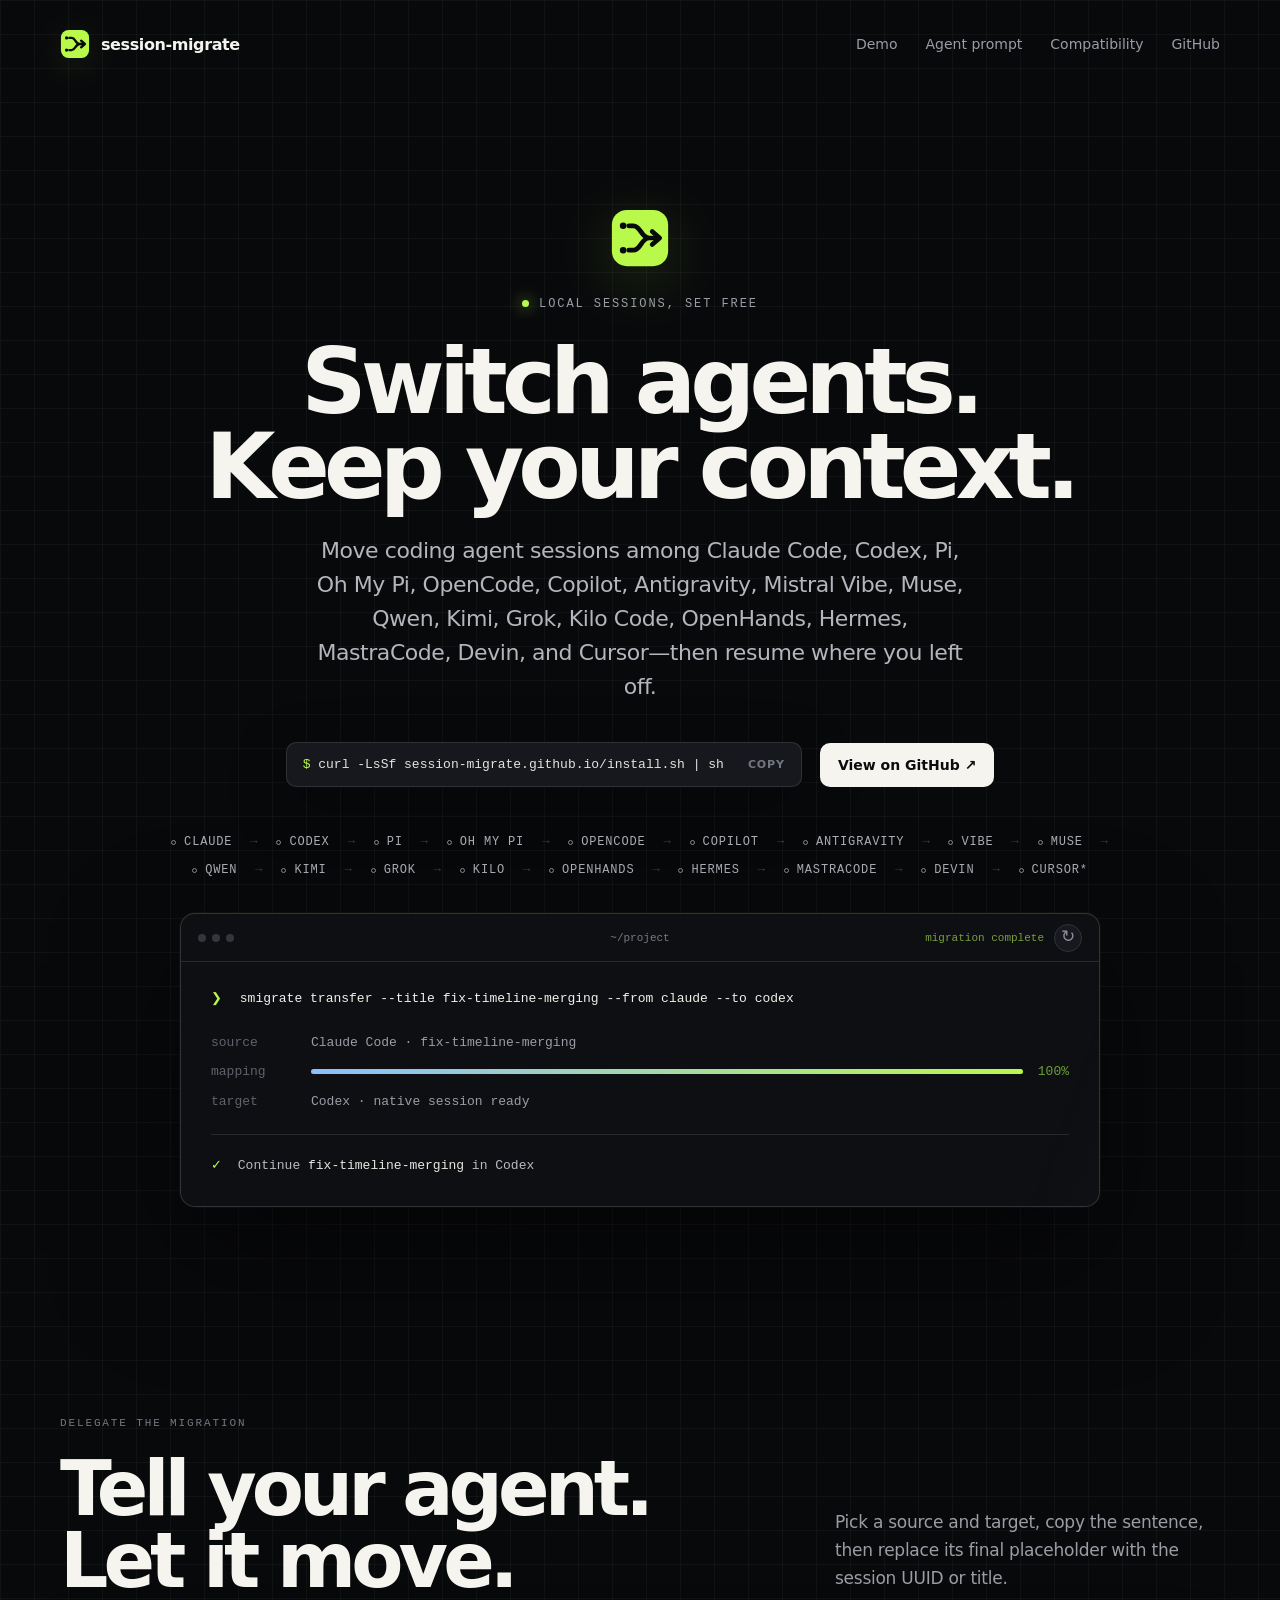
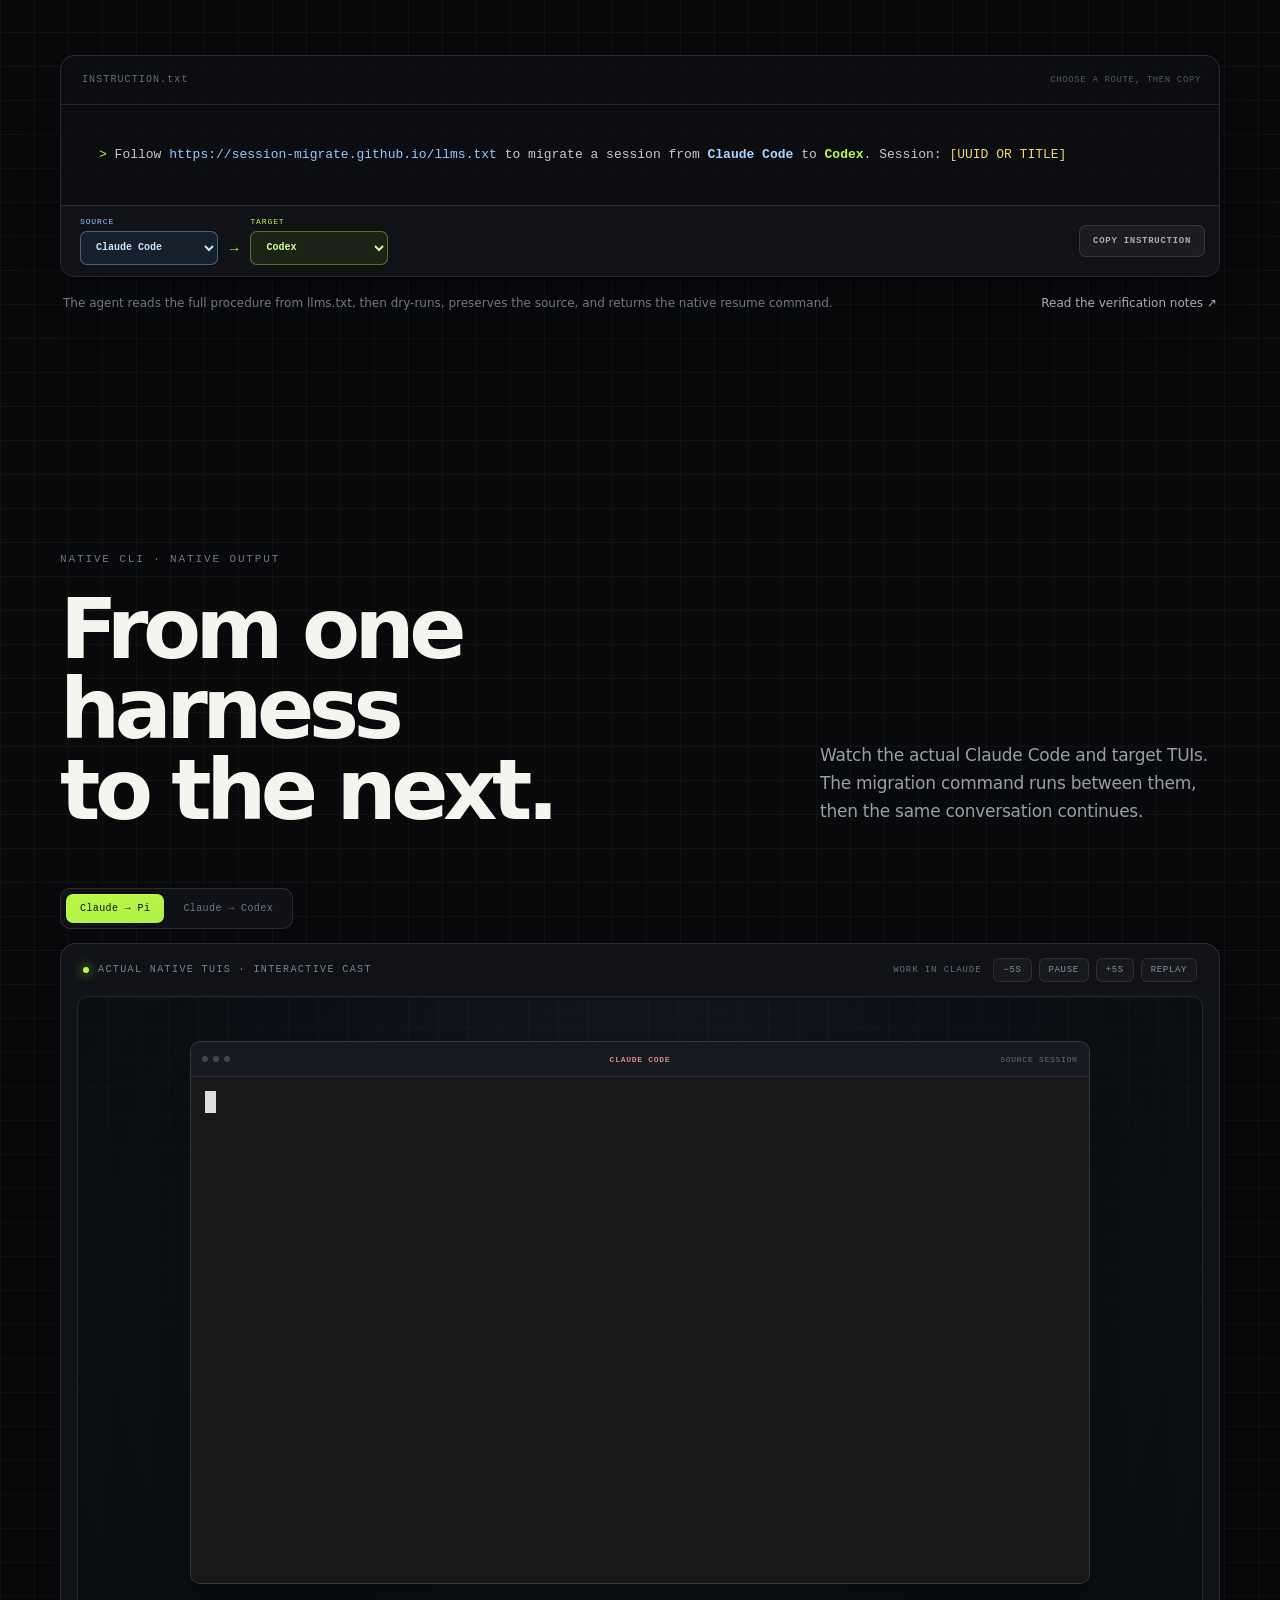
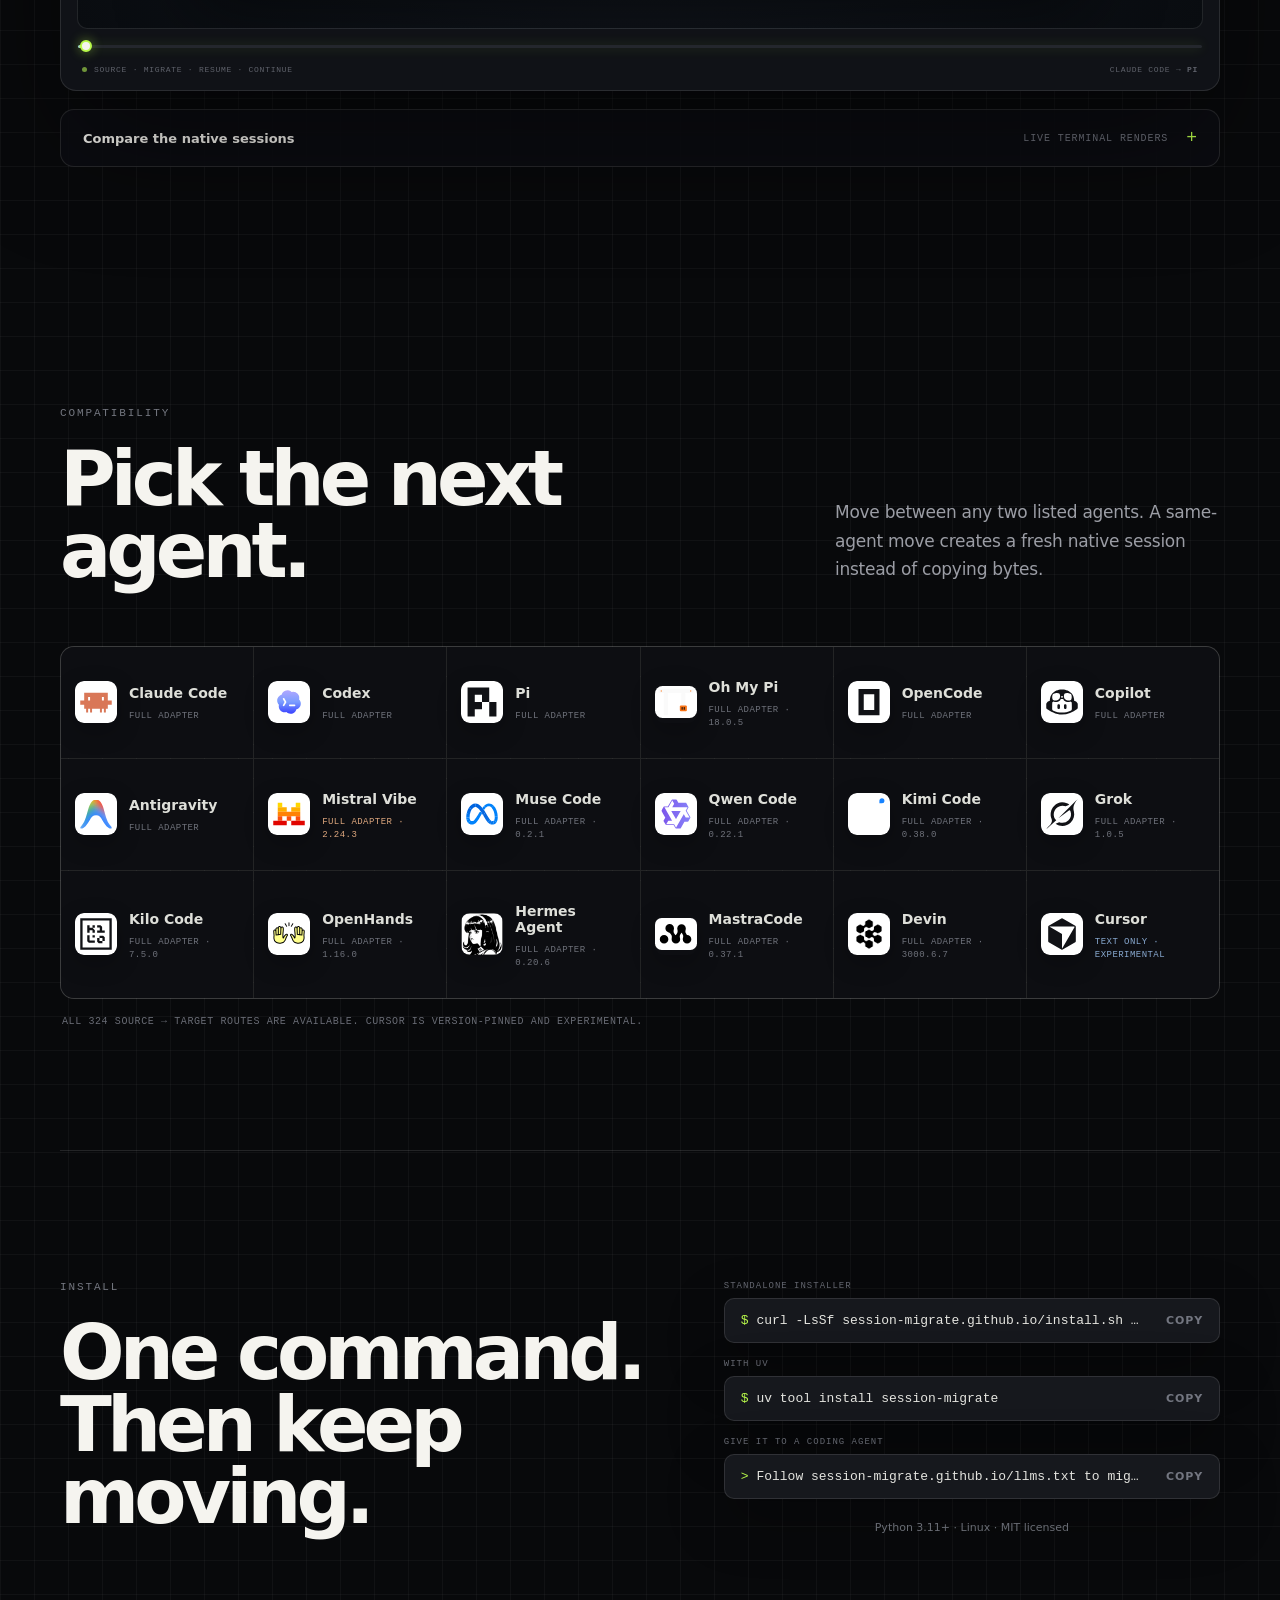
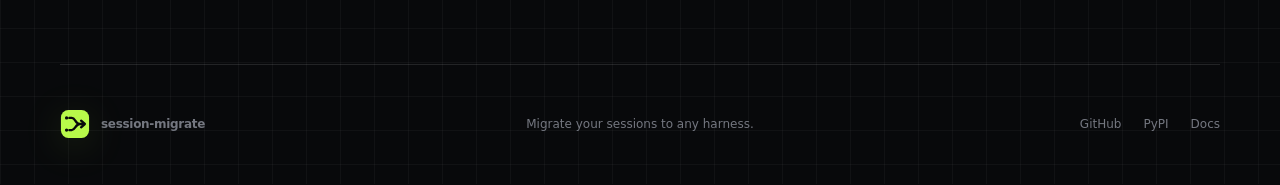
<file: index.html>
<!doctype html>
<html lang="en">
  <head>
    <meta charset="utf-8">
    <meta name="viewport" content="width=device-width, initial-scale=1">
    <title>session-migrate — Migrate your sessions to any harness</title>
    <meta name="description" content="Move coding agent sessions among Claude Code, Codex, Pi, Oh My Pi, OpenCode, Copilot, Antigravity, Mistral Vibe, Muse, Qwen, Kimi, Grok, Kilo Code, OpenHands, Hermes, MastraCode, Devin, and Cursor.">
    <link rel="canonical" href="https://session-migrate.github.io/">
    <link rel="icon" href="/logo-mark.svg" type="image/svg+xml">
    <meta name="theme-color" content="#08090b">
    <meta property="og:type" content="website">
    <meta property="og:title" content="session-migrate — Migrate your sessions to any harness">
    <meta property="og:description" content="Move coding agent sessions among Claude Code, Codex, Pi, Oh My Pi, OpenCode, Copilot, Antigravity, Mistral Vibe, Muse, Qwen, Kimi, Grok, Kilo Code, OpenHands, Hermes, MastraCode, Devin, and Cursor.">
    <meta property="og:url" content="https://session-migrate.github.io/">
    <meta property="og:image" content="https://session-migrate.github.io/og-eighteen-harnesses.png">
    <meta property="og:image:width" content="1731">
    <meta property="og:image:height" content="909">
    <meta property="og:image:alt" content="Migrate sessions among eighteen coding agents, from Claude Code and Codex to Hermes, MastraCode, Devin, and Cursor">
    <meta name="twitter:card" content="summary_large_image">
    <meta name="twitter:title" content="session-migrate — Migrate your sessions to any harness">
    <meta name="twitter:description" content="Move coding agent sessions among Claude Code, Codex, Pi, Oh My Pi, OpenCode, Copilot, Antigravity, Mistral Vibe, Muse, Qwen, Kimi, Grok, Kilo Code, OpenHands, Hermes, MastraCode, Devin, and Cursor.">
    <meta name="twitter:image" content="https://session-migrate.github.io/og-eighteen-harnesses.png">
    <meta name="twitter:image:alt" content="Migrate sessions among eighteen coding agents, from Claude Code and Codex to Hermes, MastraCode, Devin, and Cursor">
    <link rel="stylesheet" href="/asciinema-player.css">
    <link rel="stylesheet" href="/styles.css">
  </head>
  <body>
    <main>
      <nav class="nav shell" aria-label="Main navigation">
        <a class="brand" href="#top" aria-label="session-migrate home"><img class="brand-mark" src="/logo-mark.svg" alt="" aria-hidden="true"><span>session-migrate</span></a>
        <div class="nav-links"><a href="#demo">Demo</a><a href="#agent-prompt">Agent prompt</a><a href="#compatibility">Compatibility</a><a href="https://github.com/xhluca/session-migrate">GitHub</a></div>
      </nav>

      <section class="hero shell" id="top">
        <img class="hero-logo" src="/logo-mark.svg" alt="" aria-hidden="true">
        <div class="eyebrow"><span></span> Local sessions, set free</div>
        <h1>Switch agents.<br>Keep your context.</h1>
        <p class="hero-copy">Move coding agent sessions among Claude Code, Codex, Pi, Oh My Pi, OpenCode, Copilot, Antigravity, Mistral Vibe, Muse, Qwen, Kimi, Grok, Kilo Code, OpenHands, Hermes, MastraCode, Devin, and Cursor—then resume where you left off.</p>
        <div class="hero-actions">
          <button class="copy-command" type="button" data-copy="curl -LsSf https://session-migrate.github.io/install.sh | sh"><code><span>$</span> curl -LsSf session-migrate.github.io/install.sh | sh</code><b>Copy</b></button>
          <a class="primary-link" href="https://github.com/xhluca/session-migrate">View on GitHub <span>↗</span></a>
        </div>
        <div class="agent-row" aria-label="Supported agents">
          <div class="agent"><span class="agent-dot"></span> Claude <span class="agent-arrow">→</span></div>
          <div class="agent"><span class="agent-dot"></span> Codex <span class="agent-arrow">→</span></div>
          <div class="agent"><span class="agent-dot"></span> Pi <span class="agent-arrow">→</span></div>
          <div class="agent"><span class="agent-dot"></span> Oh My Pi <span class="agent-arrow">→</span></div>
          <div class="agent"><span class="agent-dot"></span> OpenCode <span class="agent-arrow">→</span></div>
          <div class="agent"><span class="agent-dot"></span> Copilot <span class="agent-arrow">→</span></div>
          <div class="agent"><span class="agent-dot"></span> Antigravity <span class="agent-arrow">→</span></div>
          <div class="agent"><span class="agent-dot"></span> Vibe <span class="agent-arrow">→</span></div>
          <div class="agent"><span class="agent-dot"></span> Muse <span class="agent-arrow">→</span></div>
          <div class="agent"><span class="agent-dot"></span> Qwen <span class="agent-arrow">→</span></div>
          <div class="agent"><span class="agent-dot"></span> Kimi <span class="agent-arrow">→</span></div>
          <div class="agent"><span class="agent-dot"></span> Grok <span class="agent-arrow">→</span></div>
          <div class="agent"><span class="agent-dot"></span> Kilo <span class="agent-arrow">→</span></div>
          <div class="agent"><span class="agent-dot"></span> OpenHands <span class="agent-arrow">→</span></div>
          <div class="agent"><span class="agent-dot"></span> Hermes <span class="agent-arrow">→</span></div>
          <div class="agent"><span class="agent-dot"></span> MastraCode <span class="agent-arrow">→</span></div>
          <div class="agent"><span class="agent-dot"></span> Devin <span class="agent-arrow">→</span></div>
          <div class="agent"><span class="agent-dot"></span> Cursor*</div>
        </div>
        <div class="terminal" data-hero-terminal aria-label="Migrate fix-timeline-merging from Claude Code to Codex">
          <div class="terminal-bar"><div class="window-dots"><i></i><i></i><i></i></div><span>~/project</span><div class="terminal-bar-actions"><span class="terminal-state">migration complete</span><button class="terminal-reset" type="button" aria-label="Replay the example migration" title="Replay" data-terminal-reset>↻</button></div></div>
          <div class="terminal-body">
            <p class="terminal-command"><span>❯</span> <i>smigrate transfer --title fix-timeline-merging --from claude --to codex</i></p>
            <div class="terminal-output">
              <p><b>source</b><span>Claude Code · fix-timeline-merging</span></p>
              <p><b>mapping</b><span class="progress"><i></i></span><em>100%</em></p>
              <p><b>target</b><span>Codex · native session ready</span></p>
            </div>
            <p class="terminal-success"><span>✓</span> Continue <strong>fix-timeline-merging</strong> in Codex</p>
          </div>
        </div>
      </section>

      <section class="agent-prompt section shell" id="agent-prompt">
        <div class="section-heading horizontal"><div><p>DELEGATE THE MIGRATION</p><h2>Tell your agent.<br>Let it move.</h2></div><span>Pick a source and target, copy the sentence, then replace its final placeholder with the session UUID or title.</span></div>
        <div class="agent-prompt-card" data-agent-prompt>
          <div class="agent-prompt-bar"><span>INSTRUCTION.txt</span><em>Choose a route, then copy</em></div>
          <pre aria-live="polite"><code data-agent-prompt-output>Follow <span class="prompt-url">https://session-migrate.github.io/llms.txt</span> to migrate a session from <span class="prompt-source" data-agent-prompt-source-label>Claude Code</span> to <span class="prompt-target" data-agent-prompt-target-label>Codex</span>. Session: <span class="prompt-session">[UUID OR TITLE]</span></code></pre>
          <div class="agent-prompt-controls">
            <div class="agent-route" aria-label="Migration route">
              <label><span>Source</span><select class="source-select" data-agent-prompt-source aria-label="Source harness"><option value="claude" selected>Claude Code</option><option value="codex">Codex</option><option value="pi">Pi</option><option value="omp">Oh My Pi</option><option value="opencode">OpenCode</option><option value="copilot">Copilot</option><option value="antigravity">Antigravity</option><option value="vibe">Mistral Vibe</option><option value="muse">Muse Code</option><option value="qwen">Qwen Code</option><option value="kimi">Kimi Code</option><option value="grok">Grok</option><option value="kilo">Kilo Code</option><option value="openhands">OpenHands</option><option value="hermes">Hermes Agent</option><option value="mastracode">MastraCode</option><option value="devin">Devin</option><option value="cursor">Cursor</option></select></label>
              <i aria-hidden="true">→</i>
              <label><span>Target</span><select class="target-select" data-agent-prompt-target aria-label="Target harness"><option value="claude">Claude Code</option><option value="codex" selected>Codex</option><option value="pi">Pi</option><option value="omp">Oh My Pi</option><option value="opencode">OpenCode</option><option value="copilot">Copilot</option><option value="antigravity">Antigravity</option><option value="vibe">Mistral Vibe</option><option value="muse">Muse Code</option><option value="qwen">Qwen Code</option><option value="kimi">Kimi Code</option><option value="grok">Grok</option><option value="kilo">Kilo Code</option><option value="openhands">OpenHands</option><option value="hermes">Hermes Agent</option><option value="mastracode">MastraCode</option><option value="devin">Devin</option><option value="cursor">Cursor</option></select></label>
            </div>
            <button type="button" class="agent-prompt-copy" aria-label="Copy coding-agent instruction" data-agent-prompt-copy>Copy instruction</button>
          </div>
        </div>
        <p class="agent-prompt-note">The agent reads the full procedure from llms.txt, then dry-runs, preserves the source, and returns the native resume command.<a href="https://github.com/xhluca/session-migrate/blob/main/docs/coding-agent-instruction.md">Read the verification notes ↗</a></p>
      </section>

      <section class="section shell" id="demo">
        <div class="section-heading"><p>NATIVE CLI · NATIVE OUTPUT</p><h2>From one harness<br>to the next.</h2><span>Watch the actual Claude Code and target TUIs. The migration command runs between them, then the same conversation continues.</span></div>
        <div class="demo-target-toggle" role="group" aria-label="Choose demo target">
          <button type="button" class="is-active" aria-pressed="true" data-demo-target="pi">Claude → Pi</button>
          <button type="button" aria-pressed="false" data-demo-target="codex">Claude → Codex</button>
        </div>
        <figure class="trajectory-frame" data-target="pi" data-phase="source" data-trajectory>
          <div class="trajectory-topbar">
            <div class="trajectory-label"><i></i> ACTUAL NATIVE TUIS · INTERACTIVE CAST</div>
            <div class="trajectory-controls"><span data-demo-stage>Work in Claude</span><button type="button" data-trajectory-action="rewind" aria-label="Rewind the migration story by five seconds">−5s</button><button type="button" data-trajectory-action="pause" aria-label="Pause the migration story">Pause</button><button type="button" data-trajectory-action="forward" aria-label="Advance the migration story by five seconds">+5s</button><button type="button" data-trajectory-action="replay" aria-label="Replay the migration story">Replay</button></div>
          </div>
          <div class="handoff-viewport" aria-label="Claude Code session migrated to Pi and continued there" data-handoff-viewport>
            <div class="handoff-grid" data-phase="source" data-handoff-grid>
              <div class="native-window native-window-source">
                <div class="native-window-bar"><span class="native-window-dots"><i></i><i></i><i></i></span><b>Claude Code</b><em>source session</em></div>
                <div class="cast-mount" data-source-cast></div>
                <div class="history-marker" data-anchored="false" aria-hidden="true"><span>shared history</span></div>
              </div>
              <div class="migration-window">
                <div class="native-window-bar"><span class="native-window-dots"><i></i><i></i><i></i></span><b>session-migrate</b><em data-migration-state>working</em></div>
                <div class="migration-body">
                  <p class="migration-command"><span>$</span> <span data-migration-command></span><i></i></p>
                  <div class="migration-output">
                    <p data-migration-scan><b>source</b><span>Claude Code session found</span></p>
                    <p data-migration-write><b>target</b><span><b data-demo-target-label>Pi</b> native session written</span></p>
                    <p class="migration-done" data-migration-done><b>✓</b><span>history continued · ready to resume</span></p>
                  </div>
                  <p class="migration-launch" data-migration-launch><span>→</span> <span data-migration-launch-command>Continue “fix-timeline-merging” in Pi</span></p>
                </div>
              </div>
              <div class="native-window native-window-target">
                <div class="native-window-bar"><span class="native-window-dots"><i></i><i></i><i></i></span><b data-target-window-label>Pi</b><em>resumed session</em></div>
                <div class="cast-mount" data-target-cast></div>
                <div class="history-marker" data-anchored="false" aria-hidden="true"><span>shared history</span></div>
              </div>
              <div class="history-bridge" aria-hidden="true"><i></i><span>same history</span><i></i></div>
            </div>
          </div>
          <label class="trajectory-scrubber"><span class="sr-only">Migration story position</span><input type="range" min="0" max="53" step="0.1" value="0" aria-label="Seek through the migration story" data-trajectory-progress></label>
          <figcaption><span><i></i> source · migrate · resume · continue</span><em>Claude Code → <b data-demo-target-caption>Pi</b></em></figcaption>
        </figure>
        <details class="snapshots">
          <summary><span>Compare the native sessions</span><em>Live terminal renders</em></summary>
          <div class="snapshot-grid">
            <figure class="compare-terminal claude-terminal">
              <div class="native-window-bar"><span class="native-window-dots"><i></i><i></i><i></i></span><b>Claude Code</b><em>native session</em></div>
              <div class="cast-mount compare-cast" data-compare-source aria-label="Claude Code native terminal recording"></div>
              <figcaption>Before · Claude Code TUI</figcaption>
            </figure>
            <figure class="compare-terminal">
              <div class="native-window-bar"><span class="native-window-dots"><i></i><i></i><i></i></span><b data-compare-target-label>Pi</b><em>native session</em></div>
              <div class="cast-mount compare-cast" data-compare-target aria-label="Pi native terminal recording"></div>
              <figcaption data-demo-after-caption>After · Pi TUI</figcaption>
            </figure>
          </div>
        </details>
      </section>

      <section class="section shell" id="compatibility">
        <div class="section-heading horizontal"><div><p>COMPATIBILITY</p><h2>Pick the next agent.</h2></div><span>Move between any two listed agents. A same-agent move creates a fresh native session instead of copying bytes.</span></div>
        <div class="capability-list" aria-label="Supported coding agents">
          <a href="https://github.com/anthropics/claude-code"><img src="/agents/claude-code.svg" alt=""><div><h3>Claude Code</h3><p>Full adapter</p></div></a>
          <a href="https://github.com/openai/codex"><img src="/agents/codex.svg" alt=""><div><h3>Codex</h3><p>Full adapter</p></div></a>
          <a href="https://pi.dev"><img src="/agents/pi.svg" alt=""><div><h3>Pi</h3><p>Full adapter</p></div></a>
          <a href="https://github.com/can1357/oh-my-pi"><img src="/agents/oh-my-pi.svg" alt=""><div><h3>Oh My Pi</h3><p>Full adapter · 18.0.5</p></div></a>
          <a href="https://github.com/anomalyco/opencode"><img src="/agents/opencode.svg" alt=""><div><h3>OpenCode</h3><p>Full adapter</p></div></a>
          <a href="https://github.com/github/copilot-cli"><img src="/agents/copilot.svg" alt=""><div><h3>Copilot</h3><p>Full adapter</p></div></a>
          <a href="https://developers.google.com/antigravity"><img src="/agents/antigravity.svg" alt=""><div><h3>Antigravity</h3><p>Full adapter</p></div></a>
          <a class="vibe" href="https://github.com/mistralai/mistral-vibe"><img src="/agents/mistral-vibe.svg" alt=""><div><h3>Mistral Vibe</h3><p>Full adapter · 2.24.3</p></div></a>
          <a href="https://dev.meta.ai/"><img src="/agents/muse.svg" alt=""><div><h3>Muse Code</h3><p>Full adapter · 0.2.1</p></div></a>
          <a href="https://github.com/QwenLM/qwen-code"><img src="/agents/qwen-code.svg" alt=""><div><h3>Qwen Code</h3><p>Full adapter · 0.22.1</p></div></a>
          <a href="https://github.com/MoonshotAI/kimi-cli"><img src="/agents/kimi-code.svg" alt=""><div><h3>Kimi Code</h3><p>Full adapter · 0.38.0</p></div></a>
          <a href="https://github.com/xai-org/grok-build"><img src="/agents/grok.svg" alt=""><div><h3>Grok</h3><p>Full adapter · 1.0.5</p></div></a>
          <a href="https://github.com/Kilo-Org/kilocode"><img src="/agents/kilo-code.svg" alt=""><div><h3>Kilo Code</h3><p>Full adapter · 7.5.0</p></div></a>
          <a href="https://github.com/All-Hands-AI/OpenHands"><img src="/agents/openhands.svg" alt=""><div><h3>OpenHands</h3><p>Full adapter · 1.16.0</p></div></a>
          <a href="https://github.com/NousResearch/hermes-agent"><img src="/agents/hermes-agent.png" alt=""><div><h3>Hermes Agent</h3><p>Full adapter · 0.20.6</p></div></a>
          <a href="https://github.com/mastra-ai/mastra/tree/main/mastracode"><img src="/agents/mastracode.svg" alt=""><div><h3>MastraCode</h3><p>Full adapter · 0.37.1</p></div></a>
          <a href="https://github.com/CognitionAI/devin-cli"><img src="/agents/devin.png" alt=""><div><h3>Devin</h3><p>Full adapter · 3000.6.7</p></div></a>
          <a class="experimental" href="https://cursor.com/cli"><img src="/agents/cursor.svg" alt=""><div><h3>Cursor</h3><p>Text only · experimental</p></div></a>
        </div>
        <p class="capability-note">All 324 source → target routes are available. Cursor is version-pinned and experimental.</p>
      </section>

      <section class="install section shell" id="install">
        <div><p>INSTALL</p><h2>One command.<br>Then keep moving.</h2></div>
        <div class="install-commands">
          <div class="install-choice"><span>Standalone installer</span><button class="copy-command" type="button" data-copy="curl -LsSf https://session-migrate.github.io/install.sh | sh"><code><span>$</span> curl -LsSf session-migrate.github.io/install.sh | sh</code><b>Copy</b></button></div>
          <div class="install-choice"><span>With uv</span><button class="copy-command" type="button" data-copy="uv tool install session-migrate"><code><span>$</span> uv tool install session-migrate</code><b>Copy</b></button></div>
          <div class="install-choice"><span>Give it to a coding agent</span><button class="copy-command" type="button" data-copy="Follow https://session-migrate.github.io/llms.txt to migrate my session."><code><span>&gt;</span> Follow session-migrate.github.io/llms.txt to migrate my session.</code><b>Copy</b></button></div>
          <small>Python 3.11+ · Linux · MIT licensed</small>
        </div>
      </section>

      <footer class="footer shell"><a class="brand" href="#top"><img class="brand-mark" src="/logo-mark.svg" alt="" aria-hidden="true"><span>session-migrate</span></a><p>Migrate your sessions to any harness.</p><div><a href="https://github.com/xhluca/session-migrate">GitHub</a><a href="https://pypi.org/project/session-migrate/">PyPI</a><a href="https://github.com/xhluca/session-migrate/tree/main/docs">Docs</a></div></footer>
    </main>
    <script src="/asciinema-player.min.js" defer></script>
    <script src="/script.js" defer></script>
  </body>
</html>
</file>
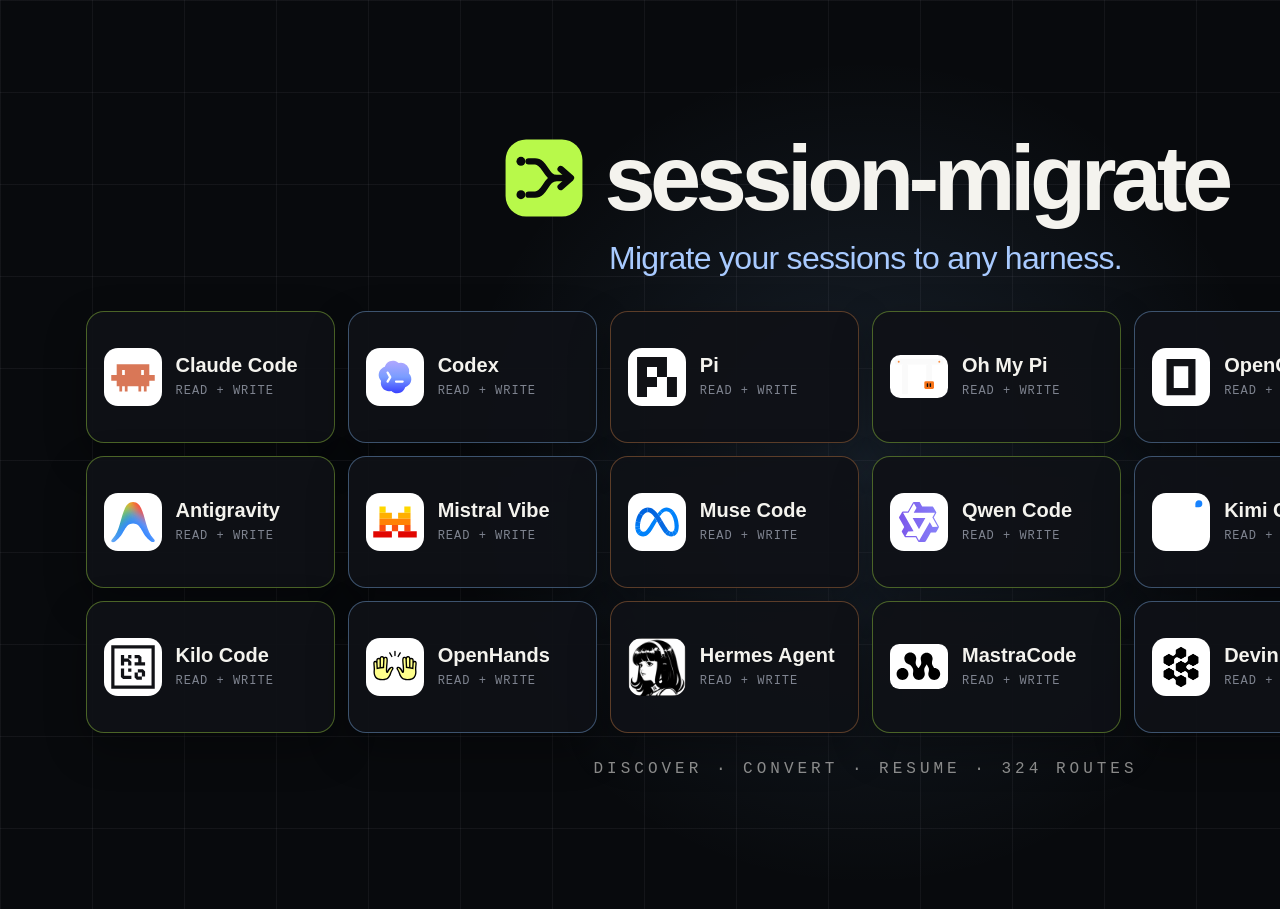
<file: og-source-eighteen.html>
<!doctype html>
<html lang="en">
  <head>
    <meta charset="utf-8">
    <meta name="robots" content="noindex">
    <title>session-migrate social preview source</title>
    <style>
      * { box-sizing: border-box; }
      html, body { width: 1731px; height: 909px; margin: 0; overflow: hidden; }
      body {
        display: grid;
        place-items: center;
        color: #f4f3ee;
        background:
          radial-gradient(circle at 50% 52%, rgba(138, 193, 255, .13), transparent 42%),
          linear-gradient(rgba(220, 231, 244, .055) 1px, transparent 1px),
          linear-gradient(90deg, rgba(220, 231, 244, .055) 1px, transparent 1px),
          #080a0d;
        background-size: auto, 92px 92px, 92px 92px, auto;
        font-family: Arial, Helvetica, sans-serif;
      }
      main { width: 1560px; text-align: center; }
      .brand { display: flex; gap: 19px; align-items: center; justify-content: center; }
      .brand img { width: 82px; height: 82px; }
      h1 { margin: 0; font-size: 92px; line-height: 1; letter-spacing: -5.5px; }
      .tagline { margin: 16px 0 34px; color: #a8caff; font-size: 32px; letter-spacing: -.7px; }
      .agents {
        display: grid;
        grid-template-columns: repeat(6, 1fr);
        gap: 13px;
      }
      .agent {
        display: flex;
        min-height: 132px;
        gap: 14px;
        align-items: center;
        padding: 18px 17px;
        text-align: left;
        background: rgba(15, 18, 23, .94);
        border: 1px solid rgba(255, 255, 255, .13);
        border-radius: 18px;
        box-shadow: 0 16px 42px rgba(0, 0, 0, .32);
      }
      .agent:nth-child(3n + 1) { border-color: rgba(184, 249, 74, .36); }
      .agent:nth-child(3n + 2) { border-color: rgba(138, 193, 255, .38); }
      .agent:nth-child(3n) { border-color: rgba(255, 156, 82, .32); }
      .agent img {
        width: 58px;
        height: 58px;
        flex: 0 0 auto;
        object-fit: contain;
        border-radius: 14px;
      }
      .agent b { display: block; font-size: 20px; line-height: 1.15; }
      .agent span { display: block; margin-top: 7px; color: #7f8490; font: 12px/1.2 monospace; letter-spacing: 1px; text-transform: uppercase; }
      footer { margin-top: 27px; color: rgba(244, 243, 238, .55); font: 16px monospace; letter-spacing: 4px; }
    </style>
  </head>
  <body>
    <main>
      <div class="brand"><img src="logo-mark.svg" alt=""><h1>session-migrate</h1></div>
      <p class="tagline">Migrate your sessions to any harness.</p>
      <div class="agents">
        <div class="agent"><img src="agents/claude-code.svg" alt=""><div><b>Claude Code</b><span>read + write</span></div></div>
        <div class="agent"><img src="agents/codex.svg" alt=""><div><b>Codex</b><span>read + write</span></div></div>
        <div class="agent"><img src="agents/pi.svg" alt=""><div><b>Pi</b><span>read + write</span></div></div>
        <div class="agent"><img src="agents/oh-my-pi.svg" alt=""><div><b>Oh My Pi</b><span>read + write</span></div></div>
        <div class="agent"><img src="agents/opencode.svg" alt=""><div><b>OpenCode</b><span>read + write</span></div></div>
        <div class="agent"><img src="agents/copilot.svg" alt=""><div><b>Copilot</b><span>read + write</span></div></div>
        <div class="agent"><img src="agents/antigravity.svg" alt=""><div><b>Antigravity</b><span>read + write</span></div></div>
        <div class="agent"><img src="agents/mistral-vibe.svg" alt=""><div><b>Mistral Vibe</b><span>read + write</span></div></div>
        <div class="agent"><img src="agents/muse.svg" alt=""><div><b>Muse Code</b><span>read + write</span></div></div>
        <div class="agent"><img src="agents/qwen-code.svg" alt=""><div><b>Qwen Code</b><span>read + write</span></div></div>
        <div class="agent"><img src="agents/kimi-code.svg" alt=""><div><b>Kimi Code</b><span>read + write</span></div></div>
        <div class="agent"><img src="agents/grok.svg" alt=""><div><b>Grok</b><span>read + write</span></div></div>
        <div class="agent"><img src="agents/kilo-code.svg" alt=""><div><b>Kilo Code</b><span>read + write</span></div></div>
        <div class="agent"><img src="agents/openhands.svg" alt=""><div><b>OpenHands</b><span>read + write</span></div></div>
        <div class="agent"><img src="agents/hermes-agent.png" alt=""><div><b>Hermes Agent</b><span>read + write</span></div></div>
        <div class="agent"><img src="agents/mastracode.svg" alt=""><div><b>MastraCode</b><span>read + write</span></div></div>
        <div class="agent"><img src="agents/devin.png" alt=""><div><b>Devin</b><span>read + write</span></div></div>
        <div class="agent"><img src="agents/cursor.svg" alt=""><div><b>Cursor*</b><span>experimental</span></div></div>
      </div>
      <footer>DISCOVER · CONVERT · RESUME · 324 ROUTES</footer>
    </main>
  </body>
</html>
</file>
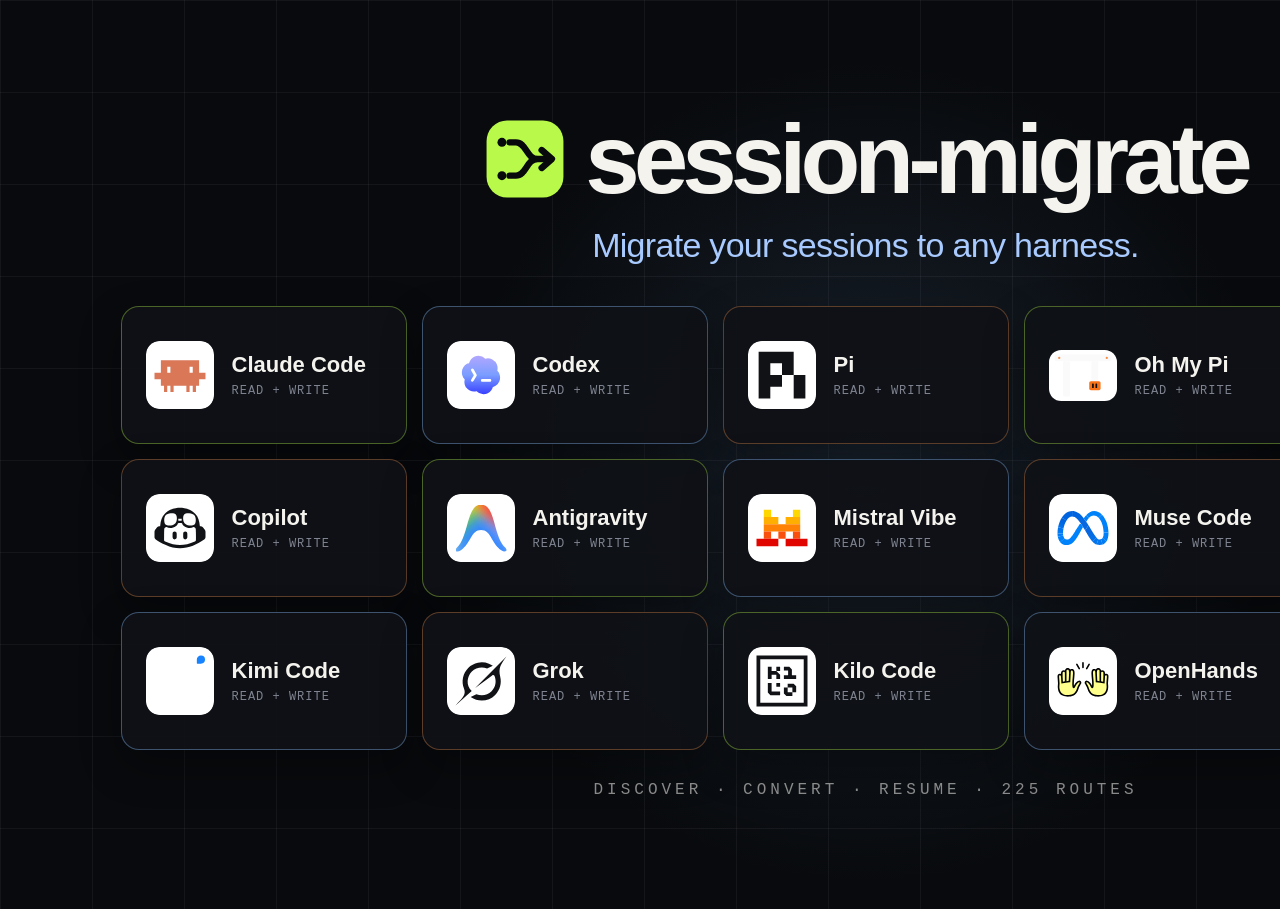
<file: og-source-fifteen.html>
<!doctype html>
<html lang="en">
  <head>
    <meta charset="utf-8">
    <meta name="robots" content="noindex">
    <title>session-migrate social preview source</title>
    <style>
      * { box-sizing: border-box; }
      html, body { width: 1731px; height: 909px; margin: 0; overflow: hidden; }
      body {
        display: grid;
        place-items: center;
        color: #f4f3ee;
        background:
          radial-gradient(circle at 50% 52%, rgba(138, 193, 255, .13), transparent 42%),
          linear-gradient(rgba(220, 231, 244, .055) 1px, transparent 1px),
          linear-gradient(90deg, rgba(220, 231, 244, .055) 1px, transparent 1px),
          #080a0d;
        background-size: auto, 92px 92px, 92px 92px, auto;
        font-family: Arial, Helvetica, sans-serif;
      }
      main { width: 1490px; text-align: center; }
      .brand { display: flex; gap: 19px; align-items: center; justify-content: center; }
      .brand img { width: 82px; height: 82px; }
      h1 { margin: 0; font-size: 98px; line-height: 1; letter-spacing: -6px; }
      .tagline { margin: 18px 0 41px; color: #a8caff; font-size: 34px; letter-spacing: -.7px; }
      .agents {
        display: grid;
        grid-template-columns: repeat(5, 1fr);
        gap: 15px;
      }
      .agent {
        display: flex;
        min-height: 138px;
        gap: 18px;
        align-items: center;
        padding: 21px 24px;
        text-align: left;
        background: rgba(15, 18, 23, .94);
        border: 1px solid rgba(255, 255, 255, .13);
        border-radius: 18px;
        box-shadow: 0 16px 42px rgba(0, 0, 0, .32);
      }
      .agent:nth-child(3n + 1) { border-color: rgba(184, 249, 74, .36); }
      .agent:nth-child(3n + 2) { border-color: rgba(138, 193, 255, .38); }
      .agent:nth-child(3n) { border-color: rgba(255, 156, 82, .32); }
      .agent img {
        width: 68px;
        height: 68px;
        flex: 0 0 auto;
        object-fit: contain;
        border-radius: 14px;
      }
      .agent b { display: block; font-size: 22px; line-height: 1.15; }
      .agent span { display: block; margin-top: 7px; color: #7f8490; font: 12px/1.2 monospace; letter-spacing: 1px; text-transform: uppercase; }
      footer { margin-top: 31px; color: rgba(244, 243, 238, .55); font: 16px monospace; letter-spacing: 4px; }
    </style>
  </head>
  <body>
    <main>
      <div class="brand"><img src="logo-mark.svg" alt=""><h1>session-migrate</h1></div>
      <p class="tagline">Migrate your sessions to any harness.</p>
      <div class="agents">
        <div class="agent"><img src="agents/claude-code.svg" alt=""><div><b>Claude Code</b><span>read + write</span></div></div>
        <div class="agent"><img src="agents/codex.svg" alt=""><div><b>Codex</b><span>read + write</span></div></div>
        <div class="agent"><img src="agents/pi.svg" alt=""><div><b>Pi</b><span>read + write</span></div></div>
        <div class="agent"><img src="agents/oh-my-pi.svg" alt=""><div><b>Oh My Pi</b><span>read + write</span></div></div>
        <div class="agent"><img src="agents/opencode.svg" alt=""><div><b>OpenCode</b><span>read + write</span></div></div>
        <div class="agent"><img src="agents/copilot.svg" alt=""><div><b>Copilot</b><span>read + write</span></div></div>
        <div class="agent"><img src="agents/antigravity.svg" alt=""><div><b>Antigravity</b><span>read + write</span></div></div>
        <div class="agent"><img src="agents/mistral-vibe.svg" alt=""><div><b>Mistral Vibe</b><span>read + write</span></div></div>
        <div class="agent"><img src="agents/muse.svg" alt=""><div><b>Muse Code</b><span>read + write</span></div></div>
        <div class="agent"><img src="agents/qwen-code.svg" alt=""><div><b>Qwen Code</b><span>read + write</span></div></div>
        <div class="agent"><img src="agents/kimi-code.svg" alt=""><div><b>Kimi Code</b><span>read + write</span></div></div>
        <div class="agent"><img src="agents/grok.svg" alt=""><div><b>Grok</b><span>read + write</span></div></div>
        <div class="agent"><img src="agents/kilo-code.svg" alt=""><div><b>Kilo Code</b><span>read + write</span></div></div>
        <div class="agent"><img src="agents/openhands.svg" alt=""><div><b>OpenHands</b><span>read + write</span></div></div>
        <div class="agent"><img src="agents/cursor.svg" alt=""><div><b>Cursor*</b><span>experimental</span></div></div>
      </div>
      <footer>DISCOVER · CONVERT · RESUME · 225 ROUTES</footer>
    </main>
  </body>
</html>
</file>
<file: asciinema-player.css>
.ap-default-term-ff {
  --term-font-family: "Cascadia Code", "Source Code Pro", Menlo, Consolas, "DejaVu Sans Mono", monospace, "Symbols Nerd Font";
}
div.ap-wrapper {
  outline: none;
  height: 100%;
  display: flex;
  justify-content: center;
}
div.ap-wrapper .title-bar {
  display: none;
  top: -78px;
  transition: top 0.15s linear;
  position: absolute;
  left: 0;
  right: 0;
  box-sizing: content-box;
  font-size: 20px;
  line-height: 1em;
  padding: 15px;
  font-family: sans-serif;
  color: white;
  background-color: rgba(0, 0, 0, 0.8);
}
div.ap-wrapper .title-bar img {
  vertical-align: middle;
  height: 48px;
  margin-right: 16px;
}
div.ap-wrapper .title-bar a {
  color: white;
  text-decoration: underline;
}
div.ap-wrapper .title-bar a:hover {
  text-decoration: none;
}
div.ap-wrapper:fullscreen {
  background-color: #000;
  width: 100%;
  align-items: center;
}
div.ap-wrapper:fullscreen .title-bar {
  display: initial;
}
div.ap-wrapper:fullscreen.hud .title-bar {
  top: 0;
}
div.ap-wrapper div.ap-player {
  text-align: left;
  display: inline-block;
  padding: 0px;
  position: relative;
  box-sizing: content-box;
  overflow: hidden;
  max-width: 100%;
  border-radius: 4px;
  font-size: 15px;
  background-color: var(--term-color-background);
}
.ap-player {
  --term-color-foreground: #ffffff;
  --term-color-background: #000000;
  --term-color-0: var(--term-color-foreground);
  --term-color-1: var(--term-color-foreground);
  --term-color-2: var(--term-color-foreground);
  --term-color-3: var(--term-color-foreground);
  --term-color-4: var(--term-color-foreground);
  --term-color-5: var(--term-color-foreground);
  --term-color-6: var(--term-color-foreground);
  --term-color-7: var(--term-color-foreground);
  --term-color-8: var(--term-color-0);
  --term-color-9: var(--term-color-1);
  --term-color-10: var(--term-color-2);
  --term-color-11: var(--term-color-3);
  --term-color-12: var(--term-color-4);
  --term-color-13: var(--term-color-5);
  --term-color-14: var(--term-color-6);
  --term-color-15: var(--term-color-7);
}
div.ap-term {
  position: relative;
  font-family: var(--term-font-family);
  border-width: 0.75em;
  border-radius: 0;
  border-style: solid;
  border-color: var(--term-color-background);
  box-sizing: content-box;
}
div.ap-term canvas {
  position: absolute;
  inset: 0;
  display: block;
  width: 100%;
  height: 100%;
}
div.ap-term svg.ap-term-symbols {
  position: absolute;
  inset: 0;
  display: block;
  width: 100%;
  height: 100%;
  overflow: hidden;
  pointer-events: none;
}
div.ap-term svg.ap-term-symbols use {
  color: var(--term-color-foreground);
}
div.ap-term svg.ap-term-symbols:not(.ap-blink) .ap-blink {
  opacity: 0;
}
div.ap-term pre.ap-term-text {
  position: absolute;
  inset: 0;
  box-sizing: content-box;
  overflow: hidden;
  padding: 0;
  margin: 0px;
  display: block;
  white-space: pre;
  word-wrap: normal;
  word-break: normal;
  cursor: text;
  color: var(--term-color-foreground);
  outline: none;
  line-height: var(--term-line-height);
  font-family: inherit;
  font-size: inherit;
  font-variant-ligatures: none;
  border: 0;
  border-radius: 0;
  background-color: transparent !important;
}
pre.ap-term-text .ap-line {
  display: block;
  width: 100%;
  height: var(--term-line-height);
  position: absolute;
  top: calc(100% * var(--row) / var(--term-rows));
  letter-spacing: normal;
  overflow: hidden;
}
pre.ap-term-text .ap-line span {
  position: absolute;
  left: calc(100% * var(--offset) / var(--term-cols));
  padding: 0;
  display: inline-block;
  height: 100%;
}
pre.ap-term-text:not(.ap-blink) .ap-line .ap-blink {
  color: transparent;
  border-color: transparent;
}
pre.ap-term-text .ap-bold {
  font-weight: bold;
}
pre.ap-term-text .ap-faint {
  opacity: 0.5;
}
pre.ap-term-text .ap-underline {
  text-decoration: underline;
}
pre.ap-term-text .ap-italic {
  font-style: italic;
}
pre.ap-term-text .ap-strike {
  text-decoration: line-through;
}
.ap-line span {
  color: var(--term-color-foreground);
}
div.ap-player div.ap-control-bar {
  width: 100%;
  height: 32px;
  display: flex;
  justify-content: space-between;
  align-items: stretch;
  color: var(--term-color-foreground);
  box-sizing: content-box;
  line-height: 1;
  position: absolute;
  bottom: 0;
  left: 0;
  opacity: 0;
  transition: opacity 0.15s linear;
  user-select: none;
  border-top: 2px solid color-mix(in oklab, var(--term-color-background) 80%, var(--term-color-foreground));
  z-index: 30;
}
div.ap-player div.ap-control-bar * {
  box-sizing: inherit;
}
div.ap-control-bar svg.ap-icon path {
  fill: var(--term-color-foreground);
}
div.ap-control-bar button.ap-button {
  display: flex;
  flex: 0 0 auto;
  cursor: pointer;
  appearance: none;
  -webkit-appearance: none;
  background: transparent;
  border: 0;
  margin: 0;
  padding: 0;
  color: inherit;
  font: inherit;
  line-height: inherit;
}
div.ap-control-bar button.ap-playback-button {
  width: 12px;
  height: 12px;
  padding: 10px;
  margin: 0 0 0 2px;
}
div.ap-control-bar button.ap-playback-button svg {
  height: 12px;
  width: 12px;
}
div.ap-control-bar span.ap-timer {
  display: flex;
  flex: 0 0 auto;
  min-width: 50px;
  margin: 0 10px;
  height: 100%;
  text-align: center;
  font-size: 13px;
  line-height: 100%;
  cursor: default;
}
div.ap-control-bar span.ap-timer span {
  font-family: var(--term-font-family);
  font-size: inherit;
  font-weight: 600;
  margin: auto;
}
div.ap-control-bar span.ap-timer .ap-time-remaining {
  display: none;
}
div.ap-control-bar span.ap-timer:hover .ap-time-elapsed {
  display: none;
}
div.ap-control-bar span.ap-timer:hover .ap-time-remaining {
  display: flex;
}
div.ap-control-bar .ap-progressbar {
  display: block;
  flex: 1 1 auto;
  height: 100%;
  padding: 0 10px;
}
div.ap-control-bar .ap-progressbar .ap-bar {
  display: block;
  position: relative;
  cursor: default;
  height: 100%;
  font-size: 0;
}
div.ap-control-bar .ap-progressbar .ap-bar .ap-gutter {
  display: block;
  position: absolute;
  top: 15px;
  left: 0;
  right: 0;
  height: 3px;
}
div.ap-control-bar .ap-progressbar .ap-bar .ap-gutter-empty {
  background-color: color-mix(in oklab, var(--term-color-foreground) 20%, var(--term-color-background));
}
div.ap-control-bar .ap-progressbar .ap-bar .ap-gutter-full {
  width: 100%;
  transform-origin: left center;
  background-color: var(--term-color-foreground);
  border-radius: 3px;
}
div.ap-control-bar.ap-seekable .ap-progressbar .ap-bar {
  cursor: pointer;
}
div.ap-control-bar button.ap-fullscreen-button {
  width: 14px;
  height: 14px;
  padding: 9px;
  margin: 0 2px 0 4px;
}
div.ap-control-bar button.ap-fullscreen-button svg {
  width: 14px;
  height: 14px;
}
div.ap-control-bar button.ap-fullscreen-button svg.ap-icon-fullscreen-on {
  display: inline;
}
div.ap-control-bar button.ap-fullscreen-button svg.ap-icon-fullscreen-off {
  display: none;
}
div.ap-control-bar button.ap-fullscreen-button .ap-tooltip {
  right: 5px;
  left: initial;
  transform: none;
}
div.ap-control-bar button.ap-kbd-button {
  height: 14px;
  padding: 9px;
  margin: 0 0 0 4px;
}
div.ap-control-bar button.ap-kbd-button svg {
  width: 26px;
  height: 14px;
}
div.ap-control-bar button.ap-kbd-button .ap-tooltip {
  right: 5px;
  left: initial;
  transform: none;
}
div.ap-control-bar button.ap-speaker-button {
  width: 19px;
  padding: 6px 9px;
  margin: 0 0 0 4px;
  position: relative;
}
div.ap-control-bar button.ap-speaker-button svg {
  width: 19px;
}
div.ap-control-bar button.ap-speaker-button .ap-tooltip {
  left: -50%;
  transform: none;
}
div.ap-wrapper.ap-hud .ap-control-bar {
  opacity: 1;
}
div.ap-wrapper:fullscreen button.ap-fullscreen-button svg.ap-icon-fullscreen-on {
  display: none;
}
div.ap-wrapper:fullscreen button.ap-fullscreen-button svg.ap-icon-fullscreen-off {
  display: inline;
}
span.ap-progressbar span.ap-marker-container {
  display: block;
  top: 0;
  bottom: 0;
  width: 21px;
  position: absolute;
  margin-left: -10px;
}
span.ap-marker-container span.ap-marker {
  display: block;
  top: 13px;
  bottom: 12px;
  left: 7px;
  right: 7px;
  background-color: color-mix(in oklab, var(--term-color-foreground) 33%, var(--term-color-background));
  position: absolute;
  transition: top 0.1s, bottom 0.1s, left 0.1s, right 0.1s, background-color 0.1s;
  border-radius: 50%;
}
span.ap-marker-container span.ap-marker.ap-marker-past {
  background-color: var(--term-color-foreground);
}
span.ap-marker-container span.ap-marker:hover,
span.ap-marker-container:hover span.ap-marker {
  background-color: var(--term-color-foreground);
  top: 11px;
  bottom: 10px;
  left: 5px;
  right: 5px;
}
.ap-tooltip-container span.ap-tooltip {
  visibility: hidden;
  background-color: var(--term-color-foreground);
  color: var(--term-color-background);
  font-family: var(--term-font-family);
  font-weight: bold;
  text-align: center;
  padding: 0 0.5em;
  border-radius: 4px;
  position: absolute;
  z-index: 1;
  white-space: nowrap;
  /* Prevents the text from wrapping and makes sure the tooltip width adapts to the text length */
  font-size: 13px;
  line-height: 2em;
  bottom: 100%;
  left: 50%;
  transform: translateX(-50%);
}
.ap-tooltip-container:hover span.ap-tooltip {
  visibility: visible;
}
.ap-player .ap-overlay {
  z-index: 10;
  background-repeat: no-repeat;
  background-position: center;
  position: absolute;
  top: 0;
  left: 0;
  right: 0;
  bottom: 0;
  display: flex;
  justify-content: center;
  align-items: center;
}
.ap-player .ap-overlay-start {
  cursor: pointer;
}
.ap-player .ap-overlay-start .ap-play-button {
  font-size: 0px;
  position: absolute;
  left: 0;
  top: 0;
  right: 0;
  bottom: 0;
  text-align: center;
  color: white;
  height: 80px;
  max-height: 66%;
  margin: auto;
}
.ap-player .ap-overlay-start .ap-play-button div {
  height: 100%;
}
.ap-player .ap-overlay-start .ap-play-button div span {
  height: 100%;
  display: block;
}
.ap-player .ap-overlay-start .ap-play-button div span svg {
  height: 100%;
  display: inline-block;
}
.ap-player .ap-overlay-start .ap-play-button svg {
  filter: drop-shadow(0px 0px 5px rgba(0, 0, 0, 0.4));
}
.ap-player .ap-overlay-loading .ap-loader {
  width: 48px;
  height: 48px;
  border-radius: 50%;
  display: inline-block;
  position: relative;
  border: 10px solid;
  border-color: rgba(255, 255, 255, 0.3) rgba(255, 255, 255, 0.5) rgba(255, 255, 255, 0.7) #ffffff;
  border-color: color-mix(in srgb, var(--term-color-foreground) 30%, var(--term-color-background)) color-mix(in srgb, var(--term-color-foreground) 50%, var(--term-color-background)) color-mix(in srgb, var(--term-color-foreground) 70%, var(--term-color-background)) color-mix(in srgb, var(--term-color-foreground) 100%, var(--term-color-background));
  box-sizing: border-box;
  animation: ap-loader-rotation 1s linear infinite;
}
.ap-player .ap-overlay-info {
  background-color: var(--term-color-background);
}
.ap-player .ap-overlay-info span {
  font-family: var(--term-font-family);
  font-size: 2em;
  font-weight: bold;
  color: var(--term-color-background);
  background-color: var(--term-color-foreground);
  padding: 0.5em 0.75em;
  text-transform: uppercase;
}
.ap-player .ap-overlay-keystrokes {
  position: absolute;
  top: auto;
  left: auto;
  right: 20px;
  bottom: var(--ap-keystrokes-bottom);
  z-index: 20;
  width: auto;
  height: auto;
  font-size: 18px;
  text-align: right;
  padding: 0;
  display: flex;
  justify-content: flex-end;
  align-items: center;
  gap: 0.35em;
  pointer-events: none;
}
.ap-player .ap-overlay-keystrokes .ap-keystroke-pill {
  font-family: var(--term-font-family);
  font-size: inherit;
  opacity: 1;
  transition: opacity 80ms ease;
}
.ap-player .ap-overlay-keystrokes .ap-keystroke-pill kbd {
  display: inline-flex;
  justify-content: center;
  min-width: 1.2em;
  color: var(--term-color-background);
  background-color: var(--term-color-foreground);
  padding: 0.3em 0.5em;
  border-radius: 0.2em;
  font-family: inherit;
  font-size: 0.85em;
  font-weight: 600;
  border: none;
  margin: 0;
}
.ap-player .ap-overlay-keystrokes .ap-keystroke-pill.fading {
  opacity: 0;
  transition: opacity 700ms ease;
}
.ap-player .ap-overlay-help {
  background-color: rgba(0, 0, 0, 0.8);
  container-type: inline-size;
}
.ap-player .ap-overlay-help > div {
  font-family: var(--term-font-family);
  max-width: 85%;
  max-height: 85%;
  font-size: 18px;
  color: var(--term-color-foreground);
  box-sizing: border-box;
  margin-bottom: 32px;
}
.ap-player .ap-overlay-help > div div {
  padding: calc(min(4cqw, 40px));
  font-size: calc(min(1.9cqw, 18px));
  background-color: var(--term-color-background);
  border: 1px solid color-mix(in oklab, var(--term-color-background) 90%, var(--term-color-foreground));
  border-radius: 6px;
}
.ap-player .ap-overlay-help > div div p {
  font-weight: bold;
  margin: 0 0 2em 0;
}
.ap-player .ap-overlay-help > div div ul {
  list-style: none;
  padding: 0;
}
.ap-player .ap-overlay-help > div div ul li {
  margin: 0 0 0.75em 0;
}
.ap-player .ap-overlay-help > div div kbd {
  color: var(--term-color-background);
  background-color: var(--term-color-foreground);
  padding: 0.2em 0.5em;
  border-radius: 0.2em;
  font-family: inherit;
  font-size: 0.85em;
  border: none;
  margin: 0;
}
.ap-player .ap-overlay-error span {
  font-size: 8em;
}
.ap-player .slide-enter-active {
  transition: opacity 0.2s;
}
.ap-player .slide-enter-active.ap-was-playing {
  transition: top 0.2s ease-out, opacity 0.2s;
}
.ap-player .slide-exit-active {
  transition: top 0.2s ease-in, opacity 0.2s;
}
.ap-player .slide-enter {
  top: -50%;
  opacity: 0;
}
.ap-player .slide-enter-to {
  top: 0%;
}
.ap-player .slide-enter,
.ap-player .slide-enter-to,
.ap-player .slide-exit,
.ap-player .slide-exit-to {
  bottom: auto;
  height: 100%;
}
.ap-player .slide-exit {
  top: 0%;
}
.ap-player .slide-exit-to {
  top: -50%;
  opacity: 0;
}
@keyframes ap-loader-rotation {
  0% {
    transform: rotate(0deg);
  }
  100% {
    transform: rotate(360deg);
  }
}
.asciinema-player-theme-asciinema {
  --term-color-foreground: #cccccc;
  --term-color-background: #121314;
  --term-color-0: #000000;
  --term-color-1: #dd3c69;
  --term-color-2: #4ebf22;
  --term-color-3: #ddaf3c;
  --term-color-4: #26b0d7;
  --term-color-5: #b954e1;
  --term-color-6: #54e1b9;
  --term-color-7: #d9d9d9;
  --term-color-8: #4d4d4d;
  --term-color-9: #dd3c69;
  --term-color-10: #4ebf22;
  --term-color-11: #ddaf3c;
  --term-color-12: #26b0d7;
  --term-color-13: #b954e1;
  --term-color-14: #54e1b9;
  --term-color-15: #ffffff;
}
/*
  Based on Dracula: https://draculatheme.com
 */
.asciinema-player-theme-dracula {
  --term-color-foreground: #f8f8f2;
  --term-color-background: #282a36;
  --term-color-0: #21222c;
  --term-color-1: #ff5555;
  --term-color-2: #50fa7b;
  --term-color-3: #f1fa8c;
  --term-color-4: #bd93f9;
  --term-color-5: #ff79c6;
  --term-color-6: #8be9fd;
  --term-color-7: #f8f8f2;
  --term-color-8: #6272a4;
  --term-color-9: #ff6e6e;
  --term-color-10: #69ff94;
  --term-color-11: #ffffa5;
  --term-color-12: #d6acff;
  --term-color-13: #ff92df;
  --term-color-14: #a4ffff;
  --term-color-15: #ffffff;
}
/* Based on Monokai from base16 collection - https://github.com/chriskempson/base16 */
.asciinema-player-theme-monokai {
  --term-color-foreground: #f8f8f2;
  --term-color-background: #272822;
  --term-color-0: #272822;
  --term-color-1: #f92672;
  --term-color-2: #a6e22e;
  --term-color-3: #f4bf75;
  --term-color-4: #66d9ef;
  --term-color-5: #ae81ff;
  --term-color-6: #a1efe4;
  --term-color-7: #f8f8f2;
  --term-color-8: #75715e;
  --term-color-15: #f9f8f5;
}
/*
  Based on Nord: https://github.com/arcticicestudio/nord
  Via: https://github.com/neilotoole/asciinema-theme-nord
 */
.asciinema-player-theme-nord {
  --term-color-foreground: #eceff4;
  --term-color-background: #2e3440;
  --term-color-0: #3b4252;
  --term-color-1: #bf616a;
  --term-color-2: #a3be8c;
  --term-color-3: #ebcb8b;
  --term-color-4: #81a1c1;
  --term-color-5: #b48ead;
  --term-color-6: #88c0d0;
  --term-color-7: #eceff4;
}
.asciinema-player-theme-seti {
  --term-color-foreground: #cacecd;
  --term-color-background: #111213;
  --term-color-0: #323232;
  --term-color-1: #c22832;
  --term-color-2: #8ec43d;
  --term-color-3: #e0c64f;
  --term-color-4: #43a5d5;
  --term-color-5: #8b57b5;
  --term-color-6: #8ec43d;
  --term-color-7: #eeeeee;
  --term-color-15: #ffffff;
}
/*
  Based on Solarized Dark: https://ethanschoonover.com/solarized/
 */
.asciinema-player-theme-solarized-dark {
  --term-color-foreground: #839496;
  --term-color-background: #002b36;
  --term-color-0: #073642;
  --term-color-1: #dc322f;
  --term-color-2: #859900;
  --term-color-3: #b58900;
  --term-color-4: #268bd2;
  --term-color-5: #d33682;
  --term-color-6: #2aa198;
  --term-color-7: #eee8d5;
  --term-color-8: #002b36;
  --term-color-9: #cb4b16;
  --term-color-10: #586e75;
  --term-color-11: #657b83;
  --term-color-12: #839496;
  --term-color-13: #6c71c4;
  --term-color-14: #93a1a1;
  --term-color-15: #fdf6e3;
}
/*
  Based on Solarized Light: https://ethanschoonover.com/solarized/
 */
.asciinema-player-theme-solarized-light {
  --term-color-foreground: #657b83;
  --term-color-background: #fdf6e3;
  --term-color-0: #073642;
  --term-color-1: #dc322f;
  --term-color-2: #859900;
  --term-color-3: #b58900;
  --term-color-4: #268bd2;
  --term-color-5: #d33682;
  --term-color-6: #2aa198;
  --term-color-7: #eee8d5;
  --term-color-8: #002b36;
  --term-color-9: #cb4b16;
  --term-color-10: #586e75;
  --term-color-11: #657c83;
  --term-color-12: #839496;
  --term-color-13: #6c71c4;
  --term-color-14: #93a1a1;
  --term-color-15: #fdf6e3;
}
.asciinema-player-theme-solarized-light .ap-overlay-start .ap-play-button svg .ap-play-btn-fill {
  fill: var(--term-color-1);
}
.asciinema-player-theme-solarized-light .ap-overlay-start .ap-play-button svg .ap-play-btn-stroke {
  stroke: var(--term-color-1);
}
/*
  Based on Tango: https://en.wikipedia.org/wiki/Tango_Desktop_Project
 */
.asciinema-player-theme-tango {
  --term-color-foreground: #cccccc;
  --term-color-background: #121314;
  --term-color-0: #000000;
  --term-color-1: #cc0000;
  --term-color-2: #4e9a06;
  --term-color-3: #c4a000;
  --term-color-4: #3465a4;
  --term-color-5: #75507b;
  --term-color-6: #06989a;
  --term-color-7: #d3d7cf;
  --term-color-8: #555753;
  --term-color-9: #ef2929;
  --term-color-10: #8ae234;
  --term-color-11: #fce94f;
  --term-color-12: #729fcf;
  --term-color-13: #ad7fa8;
  --term-color-14: #34e2e2;
  --term-color-15: #eeeeec;
}
/*
  Based on gruvbox: https://github.com/morhetz/gruvbox
 */
.asciinema-player-theme-gruvbox-dark {
  --term-color-foreground: #fbf1c7;
  --term-color-background: #282828;
  --term-color-0: #282828;
  --term-color-1: #cc241d;
  --term-color-2: #98971a;
  --term-color-3: #d79921;
  --term-color-4: #458588;
  --term-color-5: #b16286;
  --term-color-6: #689d6a;
  --term-color-7: #a89984;
  --term-color-8: #7c6f65;
  --term-color-9: #fb4934;
  --term-color-10: #b8bb26;
  --term-color-11: #fabd2f;
  --term-color-12: #83a598;
  --term-color-13: #d3869b;
  --term-color-14: #8ec07c;
  --term-color-15: #fbf1c7;
}
</file>
<file: styles.css>
:root {
  --font-geist-sans: Inter, ui-sans-serif, system-ui, -apple-system, BlinkMacSystemFont, "Segoe UI", sans-serif;
  --font-geist-mono: "SFMono-Regular", Consolas, "Liberation Mono", monospace;
  --ink: #f5f4ef;
  --muted: #9a9ca8;
  --line: rgba(255,255,255,.11);
  --panel: #111216;
  --lime: #b8f94a;
  --blue: #8dbdff;
}

* { box-sizing: border-box; }
html { scroll-behavior: smooth; }
body {
  margin: 0;
  color: var(--ink);
  background:
    linear-gradient(rgba(255,255,255,.035) 1px, transparent 1px),
    linear-gradient(90deg, rgba(255,255,255,.035) 1px, transparent 1px),
    #08090b;
  background-size: 34px 34px;
  font-family: var(--font-geist-sans), system-ui, sans-serif;
}
a { color: inherit; text-decoration: none; }
button { font: inherit; }
.shell { width: min(1160px, calc(100% - 48px)); margin: 0 auto; }

.nav { height: 88px; display: flex; align-items: center; justify-content: space-between; }
.brand { display: flex; align-items: center; gap: 11px; font-weight: 650; letter-spacing: -.025em; }
.brand-mark { display: block; width: 30px; height: 30px; filter: drop-shadow(0 7px 18px rgba(184,249,74,.13)); }
.nav-links { display: flex; gap: 28px; color: var(--muted); font-size: 14px; }
.nav-links a:hover { color: var(--ink); }

.hero { padding: 120px 0 90px; text-align: center; }
.hero-logo { display: block; width: 60px; height: 60px; margin: 0 auto 24px; filter: drop-shadow(0 14px 32px rgba(184,249,74,.18)); }
.eyebrow { display: inline-flex; gap: 10px; align-items: center; color: var(--muted); font-family: var(--font-geist-mono), monospace; font-size: 12px; text-transform: uppercase; letter-spacing: .16em; }
.eyebrow span { width: 7px; height: 7px; background: var(--lime); border-radius: 50%; box-shadow: 0 0 16px var(--lime); }
h1 { margin: 28px auto 24px; max-width: 1100px; font-size: clamp(58px, 7.1vw, 96px); line-height: .94; letter-spacing: -.064em; font-weight: 610; }
.hero-copy { width: min(650px, 100%); margin: 0 auto; color: #b4b5bd; font-size: clamp(18px, 2vw, 22px); line-height: 1.55; letter-spacing: -.02em; }
.hero-actions { display: flex; justify-content: center; align-items: center; gap: 18px; margin: 38px 0 48px; }
.copy-command { display: flex; align-items: center; justify-content: space-between; gap: 24px; min-width: 320px; padding: 14px 16px; color: #e4e4df; background: #16181d; border: 1px solid var(--line); border-radius: 10px; box-shadow: 0 18px 60px rgba(0,0,0,.32); cursor: pointer; }
.copy-command code { min-width: 0; overflow: hidden; text-overflow: ellipsis; font: 13px var(--font-geist-mono), monospace; white-space: nowrap; }
.copy-command code span { color: var(--lime); }
.copy-command b { flex: 0 0 auto; color: #737680; font-size: 11px; font-weight: 550; text-transform: uppercase; letter-spacing: .08em; }
.copy-command:hover { border-color: rgba(184,249,74,.38); }
.copy-command:hover b { color: var(--lime); }
.primary-link { padding: 14px 18px; background: var(--ink); color: #0b0c0e; border-radius: 10px; font-weight: 650; font-size: 14px; }

.agent-row { display: flex; flex-wrap: wrap; justify-content: center; align-items: center; gap: 14px 18px; margin: 0 auto 36px; max-width: 980px; color: #aeafb6; font-family: var(--font-geist-mono), monospace; font-size: 12px; text-transform: uppercase; letter-spacing: .07em; }
.agent { display: flex; align-items: center; gap: 8px; white-space: nowrap; }
.agent-dot { width: 5px; height: 5px; border: 1px solid #888b92; border-radius: 50%; }
.agent-arrow { margin-left: 10px; color: #41434a; }

.terminal { position: relative; width: min(920px, 100%); margin: 0 auto; overflow: hidden; text-align: left; background: rgba(15,16,20,.94); border: 1px solid rgba(255,255,255,.15); border-radius: 15px; box-shadow: 0 48px 120px rgba(0,0,0,.5), 0 0 0 1px rgba(184,249,74,.04); }
.terminal::after { position: absolute; inset: 0; pointer-events: none; content: ""; background: linear-gradient(110deg, transparent 20%, rgba(255,255,255,.03) 45%, transparent 70%); animation: scan 5s linear 1 both; }
.terminal-bar { height: 48px; display: grid; grid-template-columns: 1fr auto 1fr; align-items: center; padding: 0 17px; border-bottom: 1px solid var(--line); color: #777a83; font: 11px var(--font-geist-mono), monospace; }
.window-dots { display: flex; gap: 6px; }
.window-dots i { width: 8px; height: 8px; background: #33363d; border-radius: 50%; }
.terminal-bar-actions { display: flex; justify-self: end; align-items: center; gap: 10px; }
.terminal-state { color: #789f3c; opacity: 0; animation: terminal-fade .35s ease 5.5s forwards; }
.terminal-reset { position: relative; z-index: 2; display: grid; width: 28px; height: 28px; padding: 0; place-items: center; color: #8b8e96; background: #17191e; border: 1px solid #30333b; border-radius: 50%; cursor: pointer; font: 17px/1 var(--font-geist-mono), monospace; transition: color .2s ease, border-color .2s ease, transform .35s ease; }
.terminal-reset:hover { color: var(--lime); border-color: rgba(184,249,74,.42); transform: rotate(-40deg); }
.terminal-reset:focus-visible { outline: 2px solid var(--lime); outline-offset: 2px; }
.terminal-body { padding: 26px 30px 29px; font: 13px/1.65 var(--font-geist-mono), monospace; }
.terminal-body p { margin: 0; }
.terminal-command { color: #f1f0eb; }
.terminal-command > span { color: var(--lime); margin-right: 10px; }
.terminal-command > i { display: inline-block; width: 0; overflow: hidden; vertical-align: bottom; white-space: nowrap; font-style: normal; animation: terminal-type 2.8s steps(78, end) .35s forwards; }
.terminal-output { display: grid; gap: 8px; margin: 22px 0; color: #9a9da6; }
.terminal-output p { display: grid; grid-template-columns: 85px 1fr auto; gap: 15px; align-items: center; }
.terminal-output p { opacity: 0; transform: translateY(5px); animation: terminal-fade .3s ease forwards; }
.terminal-output p:nth-child(1) { animation-delay: 3.35s; }
.terminal-output p:nth-child(2) { animation-delay: 3.75s; }
.terminal-output p:nth-child(3) { animation-delay: 5.15s; }
.terminal-output b { color: #5f626b; font-weight: 500; }
.terminal-output em { color: #6e9f39; font-style: normal; }
.progress { height: 5px; overflow: hidden; background: #24272d; border-radius: 8px; }
.progress i { display: block; width: 100%; height: 100%; background: linear-gradient(90deg, var(--blue), var(--lime)); transform: scaleX(0); transform-origin: left; animation: progress 1.35s cubic-bezier(.65,0,.35,1) 3.8s forwards; }
.terminal-success { padding-top: 20px; border-top: 1px solid var(--line); color: #b8bac1; opacity: 0; transform: translateY(5px); animation: terminal-fade .35s ease 5.5s forwards; }
.terminal-success > span { color: var(--lime); margin-right: 8px; }
.terminal-success strong { color: #e8e7e1; font-weight: 500; }

.agent-prompt { padding-bottom: 20px; }
.agent-prompt-card { overflow: hidden; background: rgba(13,14,18,.96); border: 1px solid var(--line); border-radius: 15px; box-shadow: 0 42px 110px rgba(0,0,0,.32); }
.agent-prompt-bar { min-height: 49px; display: flex; align-items: center; justify-content: space-between; padding: 0 18px 0 21px; color: #696c75; border-bottom: 1px solid var(--line); font: 10px var(--font-geist-mono), monospace; letter-spacing: .11em; }
.agent-prompt-bar em { color: #545760; font-size: 9px; font-style: normal; letter-spacing: .07em; text-transform: uppercase; }
.agent-prompt-card pre { margin: 0; padding: clamp(22px, 4vw, 38px); overflow-x: auto; color: #c7c8c3; white-space: pre-wrap; word-break: break-word; font: 13px/1.85 var(--font-geist-mono), monospace; }
.agent-prompt-card code::before { color: var(--lime); content: "> "; }
.prompt-url { color: #91c9ff; }
.prompt-source { color: #a8d5ff; font-weight: 650; }
.prompt-target { color: #b8f94a; font-weight: 650; }
.prompt-session { color: #efd56f; }
.agent-prompt-controls { display: flex; align-items: center; justify-content: space-between; gap: 20px; min-height: 67px; padding: 11px 14px 11px 19px; background: rgba(18,20,25,.84); border-top: 1px solid var(--line); }
.agent-route { display: flex; align-items: end; gap: 12px; }
.agent-route label { display: grid; gap: 5px; color: #656872; font: 8px var(--font-geist-mono), monospace; letter-spacing: .11em; text-transform: uppercase; }
.agent-route label:first-child > span { color: #91c9ff; }
.agent-route label:last-child > span { color: #b8f94a; }
.agent-route select { min-width: 138px; height: 34px; padding: 0 31px 0 11px; color: #d9dad5; color-scheme: dark; background: #17191e; border: 1px solid #30333b; border-radius: 7px; outline: none; cursor: pointer; font: 600 10px var(--font-geist-mono), monospace; }
.agent-route .source-select { color: #c8e4ff; border-color: rgba(145,201,255,.38); background-color: rgba(24,36,48,.82); }
.agent-route .target-select { color: #d8ff98; border-color: rgba(184,249,74,.38); background-color: rgba(30,39,23,.82); }
.agent-route select:hover { border-color: rgba(145,201,255,.46); }
.agent-route select:focus-visible { border-color: var(--blue); box-shadow: 0 0 0 3px rgba(145,201,255,.12); }
.agent-route i { align-self: end; padding-bottom: 8px; color: var(--lime); font: 14px var(--font-geist-mono), monospace; }
.agent-prompt-copy { flex: 0 0 auto; padding: 10px 13px; color: #a8aaaf; background: #1b1d22; border: 1px solid var(--line); border-radius: 7px; cursor: pointer; font: 600 9px var(--font-geist-mono), monospace; text-transform: uppercase; letter-spacing: .08em; }
.agent-prompt-copy:hover { color: var(--lime); border-color: rgba(184,249,74,.38); }
.agent-prompt-copy:focus-visible { outline: 2px solid var(--lime); outline-offset: 2px; }
.agent-prompt-note { display: flex; justify-content: space-between; gap: 28px; margin: 17px 3px 0; color: #737680; font-size: 12px; line-height: 1.6; }
.agent-prompt-note a { flex: 0 0 auto; color: #a8aaaf; }
.agent-prompt-note a:hover { color: var(--lime); }

.section { padding: 120px 0; }
.section-heading { display: grid; grid-template-columns: minmax(0, 1fr) minmax(270px, 400px); column-gap: 60px; align-items: end; margin-bottom: 58px; }
.section-heading > p, .install > div > p { grid-column: 1 / -1; margin: 0 0 24px; color: #747780; font: 11px var(--font-geist-mono), monospace; letter-spacing: .17em; }
.section-heading h2, .install h2 { margin: 0; font-size: clamp(48px, 6.6vw, 88px); line-height: .95; letter-spacing: -.065em; font-weight: 560; }
.section-heading > span { padding-bottom: 5px; color: #9b9da5; font-size: 17px; line-height: 1.65; letter-spacing: -.015em; }
.section-heading.horizontal { grid-template-columns: minmax(0, 1.3fr) minmax(280px, .7fr); }
.section-heading.horizontal > div > p { margin: 0 0 24px; color: #747780; font: 11px var(--font-geist-mono), monospace; letter-spacing: .17em; }
.section-heading.horizontal h2 { font-size: clamp(48px, 6vw, 76px); }
.section-heading.compact { display: block; margin: 0; }
.section-heading.compact p { margin-bottom: 28px; }
.section-heading.compact h2 { margin-bottom: 30px; font-size: clamp(50px, 6vw, 76px); }
.section-heading.compact span { display: block; max-width: 440px; padding: 0; }

.demo-target-toggle { display: inline-flex; gap: 5px; margin: 0 0 14px; padding: 5px; background: #101217; border: 1px solid var(--line); border-radius: 10px; }
.demo-target-toggle button { padding: 9px 14px; color: #757983; background: transparent; border: 0; border-radius: 7px; cursor: pointer; font: 10px var(--font-geist-mono), monospace; letter-spacing: .04em; }
.demo-target-toggle button:hover { color: var(--ink); }
.demo-target-toggle button.is-active { color: #11150b; background: var(--lime); }
.trajectory-frame { position: relative; overflow: hidden; margin: 0; padding: 0 16px 16px; background: #101217; border: 1px solid var(--line); border-radius: 16px; box-shadow: 0 55px 120px rgba(0,0,0,.42); font-family: var(--font-geist-mono), monospace; }
.trajectory-topbar { min-height: 52px; display: flex; align-items: center; justify-content: space-between; padding: 0 6px; }
.trajectory-label { display: flex; gap: 9px; align-items: center; color: #7e818a; font-size: 10px; letter-spacing: .14em; }
.trajectory-label i { width: 6px; height: 6px; background: var(--lime); border-radius: 50%; box-shadow: 0 0 12px var(--lime); }
.trajectory-controls { display: flex; align-items: center; gap: 7px; }
.trajectory-controls > span { margin-right: 5px; color: #6b6e77; font-size: 9px; text-align: right; text-transform: uppercase; letter-spacing: .1em; }
.trajectory-controls button { padding: 6px 9px; color: #8b8e96; background: #17191e; border: 1px solid rgba(255,255,255,.09); border-radius: 6px; cursor: pointer; font: 9px var(--font-geist-mono), monospace; text-transform: uppercase; letter-spacing: .07em; }
.trajectory-controls button:hover { color: var(--lime); border-color: rgba(184,249,74,.3); }
.handoff-viewport { position: relative; overflow: hidden; aspect-ratio: 16 / 9; background: radial-gradient(circle at 50% 45%, #181c24 0, #0d1117 62%, #090c10 100%); border: 1px solid rgba(255,255,255,.1); border-radius: 10px; isolation: isolate; }
.handoff-viewport::before { position: absolute; inset: 0; z-index: 0; content: ""; background-image: linear-gradient(rgba(255,255,255,.024) 1px, transparent 1px), linear-gradient(90deg, rgba(255,255,255,.024) 1px, transparent 1px); background-size: 30px 30px; mask-image: linear-gradient(to bottom, black, transparent 85%); }
.handoff-grid { position: absolute; inset: 0; z-index: 1; overflow: hidden; }
.native-window, .migration-window { position: absolute; top: 7%; left: 10%; width: 80%; height: 86%; overflow: hidden; background: #0d1117; border: 1px solid rgba(255,255,255,.17); border-radius: 10px; box-shadow: 0 28px 75px rgba(0,0,0,.48); transition: top 1.15s cubic-bezier(.22,1,.36,1), left 1.15s cubic-bezier(.22,1,.36,1), width 1.15s cubic-bezier(.22,1,.36,1), height 1.15s cubic-bezier(.22,1,.36,1), opacity .55s ease, transform 1.15s cubic-bezier(.22,1,.36,1), filter .55s ease; }
.native-window-bar { display: grid; grid-template-columns: 1fr auto 1fr; align-items: center; height: 35px; padding: 0 11px; color: #8b8f98; background: #171a20; border-bottom: 1px solid rgba(255,255,255,.1); font: 8px var(--font-geist-mono), monospace; text-transform: uppercase; letter-spacing: .09em; }
.native-window-bar b { color: #d7d8d4; font-weight: 600; }
.native-window-bar em { justify-self: end; color: #676b74; font-style: normal; }
.native-window-dots { display: flex; gap: 5px; }
.native-window-dots i { width: 6px; height: 6px; background: #42464e; border-radius: 50%; }
.cast-mount { position: relative; height: calc(100% - 35px); overflow: hidden; background: #0d1117; }
.cast-mount .ap-player { width: 100% !important; height: 100% !important; border: 0 !important; }
.cast-mount .ap-wrapper { min-height: 100%; background: #0d1117; }
.cast-mount .ap-terminal { padding: 0 !important; }
.cast-mount .ap-overlay-start { display: none !important; }
:is(.native-window-source, .claude-terminal) .native-window-bar b { color: #d78787; }
:is(.native-window-source, .claude-terminal) .cast-mount,
:is(.native-window-source, .claude-terminal) .cast-mount .ap-wrapper { background: #181818; }
:is(.native-window-source, .claude-terminal) .ap-player { --term-color-foreground: #deddda; --term-color-background: #181818; --term-color-1: #ff5f5f; --term-color-2: #87d787; --term-color-3: #d78787; --term-color-4: #afd7ff; --term-color-8: #949494; }
:is(.native-window-source, .claude-terminal) .ap-line.claude-prompt-line { background: #343230; }
:is(.native-window-source, .claude-terminal) .ap-line.claude-prompt-line span { color: #f5f4ef !important; }
:is(.native-window-source, .claude-terminal) .ap-line.claude-tool-line span { color: #d8d7d3 !important; }
:is(.native-window-source, .claude-terminal) .ap-line.claude-thinking-line span { color: #d78787 !important; }
:is(.native-window-source, .claude-terminal) .ap-line.claude-tip-line span,
:is(.native-window-source, .claude-terminal) .ap-line.claude-status-line span { color: #949494 !important; }
:is(.native-window-source, .claude-terminal) .ap-line span.claude-accent { color: #87d787 !important; }
:is(.native-window-source, .claude-terminal) .ap-line span.claude-command { color: #afd7ff !important; }
:is(.native-window-source, .claude-terminal) .ap-line span.claude-muted { color: #949494 !important; }
.claude-limit-injection { position: absolute; z-index: 8; top: calc(100% * 17 / 22); left: 0; width: 100%; height: calc(100% * 3 / 22); display: grid; grid-template-columns: 2ch minmax(0, 1fr); align-content: start; color: #ff5f5f; background: var(--term-color-background); font: inherit; line-height: var(--term-line-height); opacity: 0; pointer-events: none; animation: claude-limit-appear .16s ease-out forwards; }
.claude-limit-injection strong { overflow: hidden; color: #ff5f5f; font: inherit; font-weight: 500; white-space: nowrap; text-overflow: clip; }
.claude-limit-gutter { color: #949494; }
.claude-limit-suggestion { color: #949494; }
@keyframes claude-limit-appear { from { opacity: 0; transform: translateY(.35em); } to { opacity: 1; transform: none; } }
.native-window-target { left: 52%; width: 46%; opacity: 0; transform: translateX(8%) scale(.96); pointer-events: none; }
.migration-window { top: 14%; left: 52%; width: 46%; height: 72%; opacity: 0; transform: translateX(8%) scale(.96); }
.migration-body { display: flex; flex-direction: column; height: calc(100% - 35px); padding: clamp(16px, 2.4vw, 28px); color: #d7d9d4; font: clamp(8px, 1.1vw, 13px)/1.7 var(--font-geist-mono), monospace; }
.migration-body p { margin: 0; }
.migration-command { min-height: 3.4em; overflow-wrap: anywhere; white-space: normal; }
.migration-command > span:first-child, .migration-launch > span:first-child { color: var(--lime); }
.migration-command > i { display: inline-block; width: .55em; height: 1.15em; margin-left: 3px; vertical-align: -.2em; background: var(--lime); animation: cursor-blink .8s steps(1) infinite; }
.migration-output { display: grid; gap: 7px; margin: auto 0; }
.migration-output p { display: grid; grid-template-columns: 65px 1fr; gap: 12px; color: #90949e; opacity: 0; transform: translateY(7px); transition: opacity .3s ease, transform .3s ease; }
.migration-output p.is-visible, .migration-launch.is-visible { opacity: 1; transform: translateY(0); }
.migration-output b { color: #5f646e; font-weight: 500; }
.migration-output .migration-done b { color: var(--lime); }
.migration-launch { padding-top: 13px; color: #f0f0ea; border-top: 1px solid rgba(255,255,255,.1); opacity: 0; transform: translateY(7px); transition: opacity .35s ease, transform .35s ease; }
.handoff-grid[data-phase="pullback"] .native-window-source, .handoff-grid[data-phase="convert"] .native-window-source, .handoff-grid[data-phase="launch"] .native-window-source, .handoff-grid[data-phase="overlap"] .native-window-source { top: 14%; left: 3%; width: 44%; height: 72%; }
.handoff-grid[data-phase="convert"] .migration-window { opacity: 1; transform: none; }
.handoff-grid[data-phase="launch"] .migration-window { opacity: 0; transform: translateX(-6%) scale(.96); }
.handoff-grid[data-phase="launch"] .native-window-target, .handoff-grid[data-phase="overlap"] .native-window-target { top: 14%; left: 53%; width: 44%; height: 72%; opacity: 1; transform: none; }
.handoff-grid[data-phase="target"] .native-window-source { left: -46%; opacity: 0; transform: scale(.88); }
.handoff-grid[data-phase="target"] .native-window-target { top: 7%; left: 10%; width: 80%; height: 86%; opacity: 1; transform: none; }
.history-marker { position: absolute; z-index: 4; top: 39%; left: 2.5%; right: 2.5%; height: 27%; visibility: hidden; opacity: 0; pointer-events: none; border: 2px solid rgba(246,213,79,.82); border-radius: 4px; background: linear-gradient(90deg, rgba(246,213,79,.18), rgba(246,213,79,.08)); box-shadow: inset 0 0 26px rgba(246,213,79,.08), 0 0 18px rgba(246,213,79,.16); transition: opacity .5s ease; }
.history-marker span { position: absolute; top: -22px; right: -2px; padding: 3px 6px; color: #181910; background: #f6d54f; border-radius: 3px 3px 0 0; font: 600 7px var(--font-geist-mono), monospace; text-transform: uppercase; letter-spacing: .07em; }
.handoff-grid[data-phase="overlap"][data-history-aligned="true"] .history-marker[data-anchored="true"] { visibility: visible; opacity: 1; }
.history-bridge { position: absolute; z-index: 8; top: 50%; left: 46.5%; width: 7%; display: flex; align-items: center; justify-content: center; opacity: 0; color: #f6d54f; transform: scaleX(.4); transition: opacity .45s ease .25s, transform .65s cubic-bezier(.22,1,.36,1) .25s; }
.history-bridge i { flex: 1; height: 1px; background: #f6d54f; box-shadow: 0 0 12px rgba(246,213,79,.7); }
.history-bridge span { position: absolute; bottom: 8px; padding: 2px 4px; white-space: nowrap; color: #f6d54f; background: rgba(12, 15, 20, .92); border-radius: 3px; font: 600 6px var(--font-geist-mono), monospace; text-transform: uppercase; letter-spacing: .07em; }
.handoff-grid[data-phase="overlap"][data-history-aligned="true"] .history-bridge { opacity: 1; transform: scaleX(1); }
.trajectory-scrubber { display: block; height: 22px; margin: 6px 1px -4px; }
.trajectory-scrubber input { width: 100%; height: 22px; margin: 0; appearance: none; cursor: ew-resize; background: transparent; }
.trajectory-scrubber input::-webkit-slider-runnable-track { height: 3px; background: linear-gradient(90deg, var(--blue), var(--lime) var(--story-progress), #24272d var(--story-progress)); border-radius: 4px; box-shadow: 0 0 12px rgba(184,249,74,.2); }
.trajectory-scrubber input::-moz-range-track { height: 3px; background: linear-gradient(90deg, var(--blue), var(--lime) var(--story-progress), #24272d var(--story-progress)); border: 0; border-radius: 4px; }
.trajectory-scrubber input::-webkit-slider-thumb { width: 12px; height: 12px; margin-top: -4.5px; appearance: none; background: var(--ink); border: 2px solid var(--lime); border-radius: 50%; box-shadow: 0 0 12px rgba(184,249,74,.45); }
.trajectory-scrubber input::-moz-range-thumb { width: 9px; height: 9px; background: var(--ink); border: 2px solid var(--lime); border-radius: 50%; box-shadow: 0 0 12px rgba(184,249,74,.45); }
.trajectory-scrubber input:focus-visible { outline: 2px solid var(--blue); outline-offset: 2px; }
.trajectory-frame figcaption { display: flex; justify-content: space-between; padding: 12px 5px 0; color: #5f626b; font-size: 8px; text-transform: uppercase; letter-spacing: .09em; }
.trajectory-frame figcaption span { display: flex; gap: 7px; align-items: center; }
.trajectory-frame figcaption span i { width: 5px; height: 5px; background: #6f9439; border-radius: 50%; }
.trajectory-frame figcaption em { font-style: normal; }
.sr-only { position: absolute; width: 1px; height: 1px; padding: 0; margin: -1px; overflow: hidden; clip: rect(0,0,0,0); white-space: nowrap; border: 0; }
.snapshots { margin-top: 18px; overflow: hidden; background: rgba(13,14,18,.9); border: 1px solid var(--line); border-radius: 14px; }
.snapshots summary { display: flex; align-items: center; justify-content: space-between; padding: 18px 22px; cursor: pointer; list-style: none; font-size: 13px; font-weight: 600; }
.snapshots summary::-webkit-details-marker { display: none; }
.snapshots summary::after { margin-left: 18px; color: var(--lime); content: "+"; font: 18px var(--font-geist-mono), monospace; }
.snapshots[open] summary::after { content: "−"; }
.snapshots summary em { margin-left: auto; color: #737680; font: normal 10px var(--font-geist-mono), monospace; text-transform: uppercase; letter-spacing: .09em; }
.snapshot-grid { display: grid; grid-template-columns: 1fr 1fr; gap: 1px; padding-top: 1px; background: var(--line); border-top: 1px solid var(--line); }
.snapshot-grid figure { min-width: 0; margin: 0; padding: 14px; background: #0d0f13; }
.compare-terminal { overflow: hidden; }
.compare-terminal > .native-window-bar { border: 1px solid rgba(255,255,255,.1); border-bottom: 0; border-radius: 8px 8px 0 0; }
.compare-cast { aspect-ratio: 1.42; height: auto; border: 1px solid rgba(255,255,255,.1); border-radius: 0 0 8px 8px; }
.compare-cast .ap-player { height: 100% !important; }
.compare-cast .ap-control-bar { border-top-color: rgba(255,255,255,.08) !important; }
.compare-terminal figcaption { padding: 12px 2px 2px; color: #777a83; font: 10px var(--font-geist-mono), monospace; text-transform: uppercase; letter-spacing: .08em; }

.workflow { border-top: 1px solid var(--line); border-bottom: 1px solid var(--line); background: rgba(5,6,8,.72); }
.workflow-grid { display: grid; grid-template-columns: .8fr 1.2fr; gap: clamp(60px, 10vw, 145px); align-items: center; }
.stream-card { padding: 30px; background: #101217; border: 1px solid var(--line); border-radius: 15px; font-family: var(--font-geist-mono), monospace; box-shadow: 0 40px 100px rgba(0,0,0,.3); }
.pipeline-step { display: grid; grid-template-columns: 42px 1fr; gap: 16px; align-items: start; padding: 18px; background: #0c0e12; border: 1px solid rgba(255,255,255,.07); border-radius: 9px; }
.pipeline-step > b { display: grid; width: 34px; height: 34px; place-items: center; color: var(--lime); background: rgba(184,249,74,.07); border: 1px solid rgba(184,249,74,.22); border-radius: 50%; font-size: 9px; font-weight: 600; }
.pipeline-step span { display: block; margin-bottom: 5px; color: #dedfd9; font-size: 12px; font-weight: 600; }
.pipeline-step p { color: #777a83; font: 11px/1.55 var(--font-sans); }
.pipeline-arrow { display: block; width: 1px; height: 18px; margin-left: 35px; background: linear-gradient(var(--blue), var(--lime)); box-shadow: 0 0 8px rgba(184,249,74,.25); }
.stream-status { margin-top: 18px; padding: 14px; color: #71747c; background: #0b0d11; border-radius: 7px; font-size: 9px; text-align: center; }
.stream-status span { margin-right: 6px; color: var(--lime); }

.capability-list { display: grid; grid-template-columns: repeat(6, minmax(0, 1fr)); gap: 1px; overflow: hidden; background: var(--line); border: 1px solid var(--line); border-radius: 14px; }
.capability-list > a { display: flex; gap: 12px; align-items: center; min-height: 104px; padding: 18px 14px; background: #0d0e12; }
.capability-list > a:hover { background: #12141a; }
.capability-list > a:focus-visible { position: relative; z-index: 1; outline: 2px solid var(--blue); outline-offset: -3px; }
.capability-list img { width: 42px; height: 42px; flex: 0 0 auto; object-fit: contain; border-radius: 9px; box-shadow: 0 8px 24px rgba(0,0,0,.24); }
.capability-list h3 { margin-bottom: 4px; color: #dedfd9; font-size: 14px; }
.capability-list p { color: #6f727b; font: 9px/1.5 var(--font-geist-mono), monospace; text-transform: uppercase; letter-spacing: .05em; }
.capability-list a.experimental p { color: #88a9d0; }
.capability-list a.vibe p { color: #dca67d; }
.capability-note { margin: 15px 2px 0; color: #686b74; font: 10px/1.6 var(--font-geist-mono), monospace; text-transform: uppercase; letter-spacing: .06em; }

.feature-grid { display: grid; grid-template-columns: repeat(3, 1fr); gap: 1px; margin-bottom: 155px; overflow: hidden; background: var(--line); border: 1px solid var(--line); border-radius: 14px; }
.feature-grid article { min-height: 290px; padding: 34px; background: #0d0f13; }
.feature-grid article > span { color: #5b5e66; font: 10px var(--font-geist-mono), monospace; }
.feature-grid h3 { max-width: 250px; margin: 78px 0 17px; font-size: 24px; line-height: 1.1; letter-spacing: -.04em; }
.feature-grid p { margin: 0; color: #888b94; line-height: 1.65; font-size: 14px; }
.feature-grid code { padding: 2px 5px; color: #cde999; background: rgba(184,249,74,.07); border-radius: 4px; font: 12px var(--font-geist-mono), monospace; }

.install { display: grid; grid-template-columns: 1fr minmax(420px, .85fr); gap: 80px; align-items: center; padding-top: 130px; padding-bottom: 130px; border-top: 1px solid var(--line); }
.install h2 { font-size: clamp(48px, 6vw, 76px); }
.install-commands { display: grid; gap: 16px; }
.install-commands .copy-command { width: 100%; }
.install-choice { display: grid; gap: 7px; }
.install-choice > span { color: #686b74; font: 9px var(--font-geist-mono), monospace; text-transform: uppercase; letter-spacing: .11em; }
.install-commands small { margin-top: 6px; color: #696c74; font-size: 11px; text-align: center; }

.footer { display: grid; grid-template-columns: 1fr 1fr 1fr; align-items: center; min-height: 120px; border-top: 1px solid var(--line); color: #747780; font-size: 12px; }
.footer > p { text-align: center; }
.footer > div { display: flex; justify-content: flex-end; gap: 22px; }
.footer a:hover { color: var(--ink); }

@keyframes progress { 0% { transform: scaleX(0); } 70%, 100% { transform: scaleX(1); } }
@keyframes scan { from { transform: translateX(-80%); } to { transform: translateX(80%); } }
@keyframes terminal-type { from { width: 0; } to { width: 78ch; } }
@keyframes terminal-fade { to { opacity: 1; transform: none; } }
@keyframes cursor-blink { 0%, 48% { opacity: 1; } 49%, 100% { opacity: 0; } }
@media (prefers-reduced-motion: reduce) { * { animation: none !important; scroll-behavior: auto !important; } .terminal-command > i { width: auto; } .terminal-state, .terminal-output p, .terminal-success { opacity: 1; transform: none; } .progress i { transform: scaleX(1); } }
@media (max-width: 900px) {
  .section-heading, .section-heading.horizontal { grid-template-columns: 1fr; gap: 26px; }
  .workflow-grid, .install { grid-template-columns: 1fr; }
  .section-heading.compact span { max-width: 620px; }
  .capability-list { grid-template-columns: repeat(2, 1fr); }
  .feature-grid { grid-template-columns: 1fr; }
  .feature-grid article { min-height: 230px; }
  .feature-grid h3 { margin-top: 55px; }
}
@media (max-width: 720px) {
  .shell { width: min(100% - 28px, 1160px); }
  .nav { height: 70px; }
  .nav-links a:not(:last-child) { display: none; }
  .hero { padding-top: 110px; }
  h1 { font-size: clamp(48px, 13.5vw, 60px); }
  .hero-actions { flex-direction: column; }
  .hero-actions .copy-command { width: 100%; min-width: 0; }
  .copy-command { min-width: 0; overflow: hidden; }
  .copy-command code { overflow: hidden; text-overflow: ellipsis; font-size: 11px; }
  .agent-row { flex-wrap: wrap; gap: 10px 16px; }
  .agent-arrow { display: none; }
  .terminal-body { padding: 22px 17px; font-size: 11px; }
  .terminal-command { white-space: nowrap; overflow: hidden; }
  .terminal-output p { grid-template-columns: 65px 1fr auto; gap: 8px; }
  .section { padding: 100px 0; }
  .agent-prompt { padding-bottom: 10px; }
  .agent-prompt-card pre { font-size: 11px; line-height: 1.75; }
  .agent-prompt-controls { align-items: stretch; flex-direction: column; padding: 14px; }
  .agent-route { display: grid; grid-template-columns: 1fr auto 1fr; align-items: end; }
  .agent-route select { width: 100%; min-width: 0; }
  .agent-prompt-copy { align-self: flex-end; }
  .agent-prompt-note { display: block; }
  .agent-prompt-note a { display: block; margin-top: 8px; }
  .trajectory-frame { padding-inline: 8px; }
  .trajectory-topbar { min-height: 45px; }
  .trajectory-controls > span { display: none; }
  .trajectory-controls button:first-of-type, .trajectory-controls button:nth-of-type(3) { display: none; }
  .trajectory-frame figcaption em { display: none; }
  .handoff-viewport { aspect-ratio: 4 / 3; }
  .native-window, .migration-window { border-radius: 7px; }
  .native-window-bar { height: 28px; padding-inline: 7px; font-size: 6px; }
  .native-window-bar em { display: none; }
  .cast-mount { height: calc(100% - 28px); }
  .migration-body { height: calc(100% - 28px); padding: 10px; font-size: 6px; }
  .migration-command { overflow-wrap: anywhere; white-space: normal; }
  .migration-output p { grid-template-columns: 35px 1fr; gap: 4px; }
  .history-marker span, .history-bridge span { display: none; }
  .snapshots summary em { display: none; }
  .snapshot-grid { grid-template-columns: 1fr; }
  .stream-card { padding: 18px 14px; }
  .pipeline-step { grid-template-columns: 38px 1fr; gap: 11px; padding: 15px 13px; }
  .pipeline-arrow { margin-left: 30px; }
  .capability-list > a { min-height: 92px; padding: 16px 13px; }
  .capability-list h3 { font-size: 12px; }
  .feature-grid { margin-bottom: 100px; }
  .install { gap: 45px; padding-block: 100px; }
  .footer { grid-template-columns: 1fr; gap: 25px; padding: 35px 0; text-align: center; }
  .footer > p { margin: 0; }
  .footer > div { justify-content: center; }
  .footer .brand { justify-self: center; }
}
@media (max-width: 480px) {
  .capability-list { grid-template-columns: 1fr; }
}
</file>
